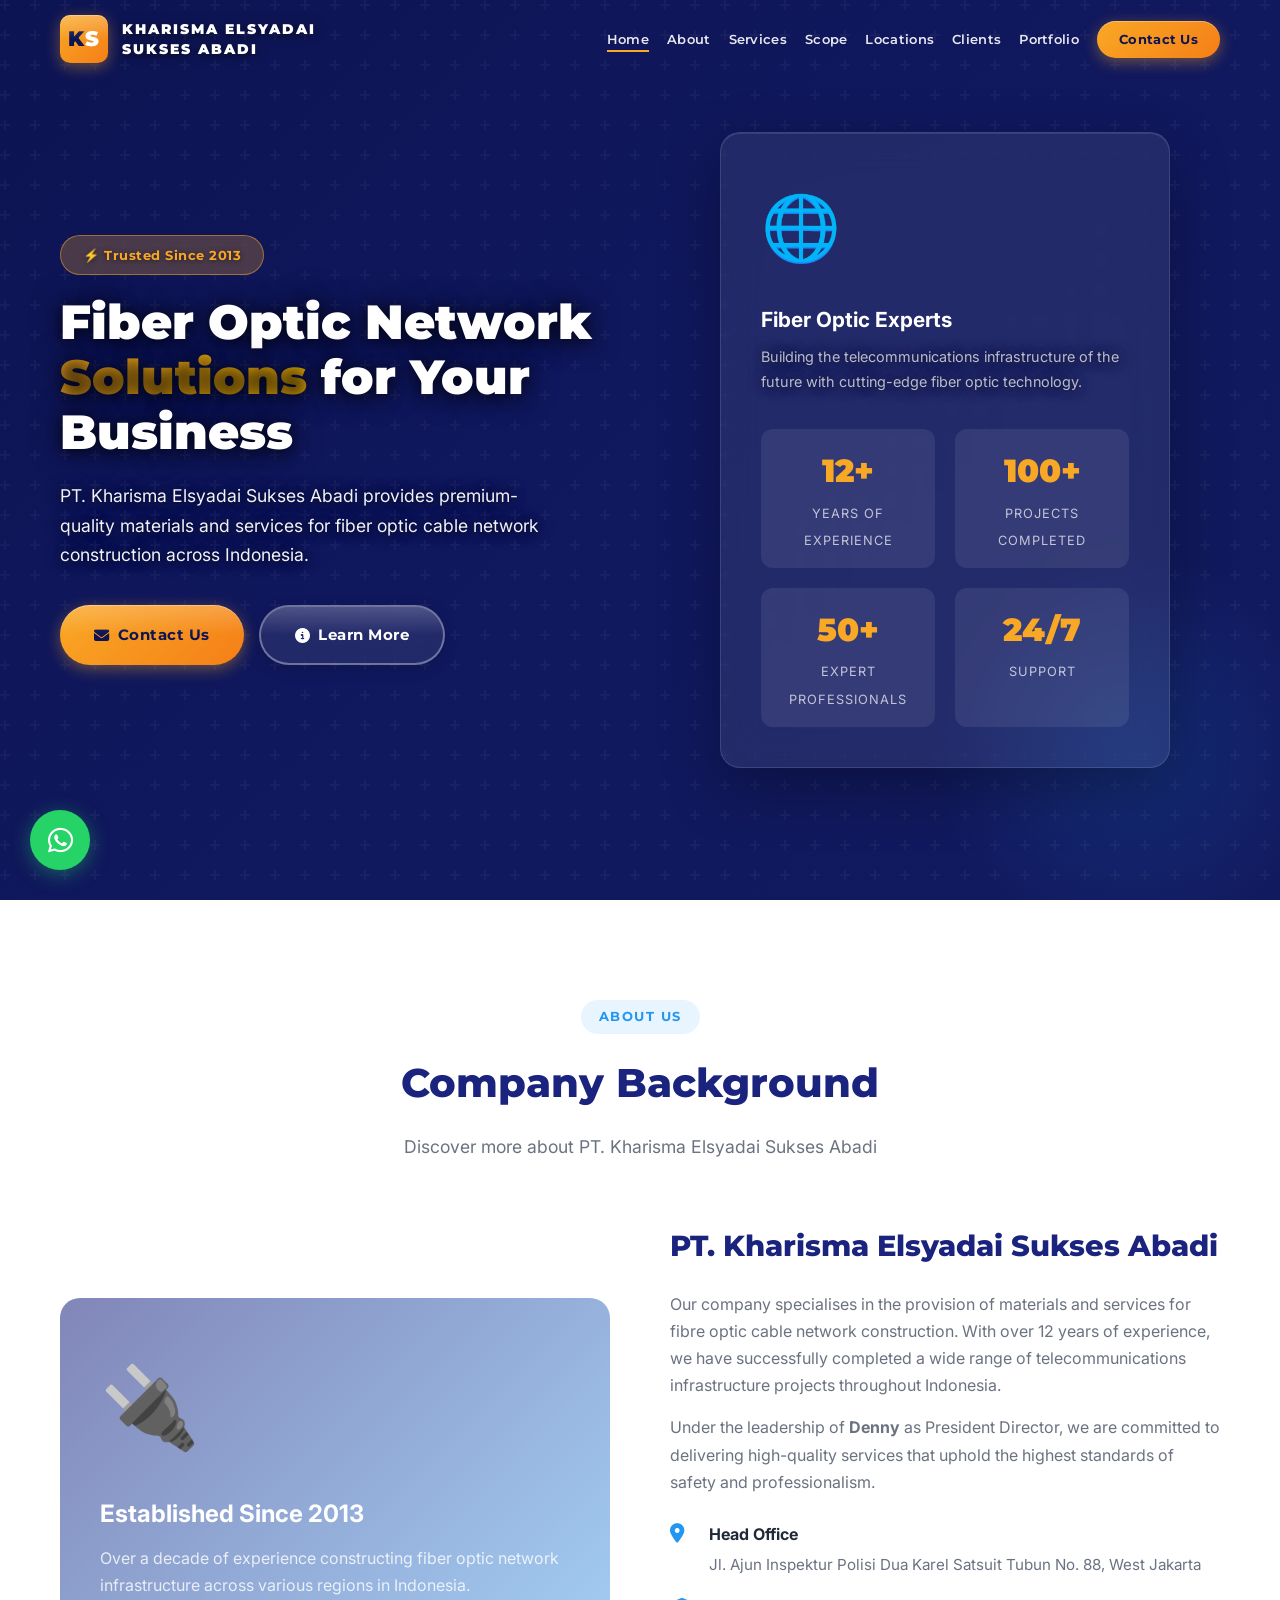
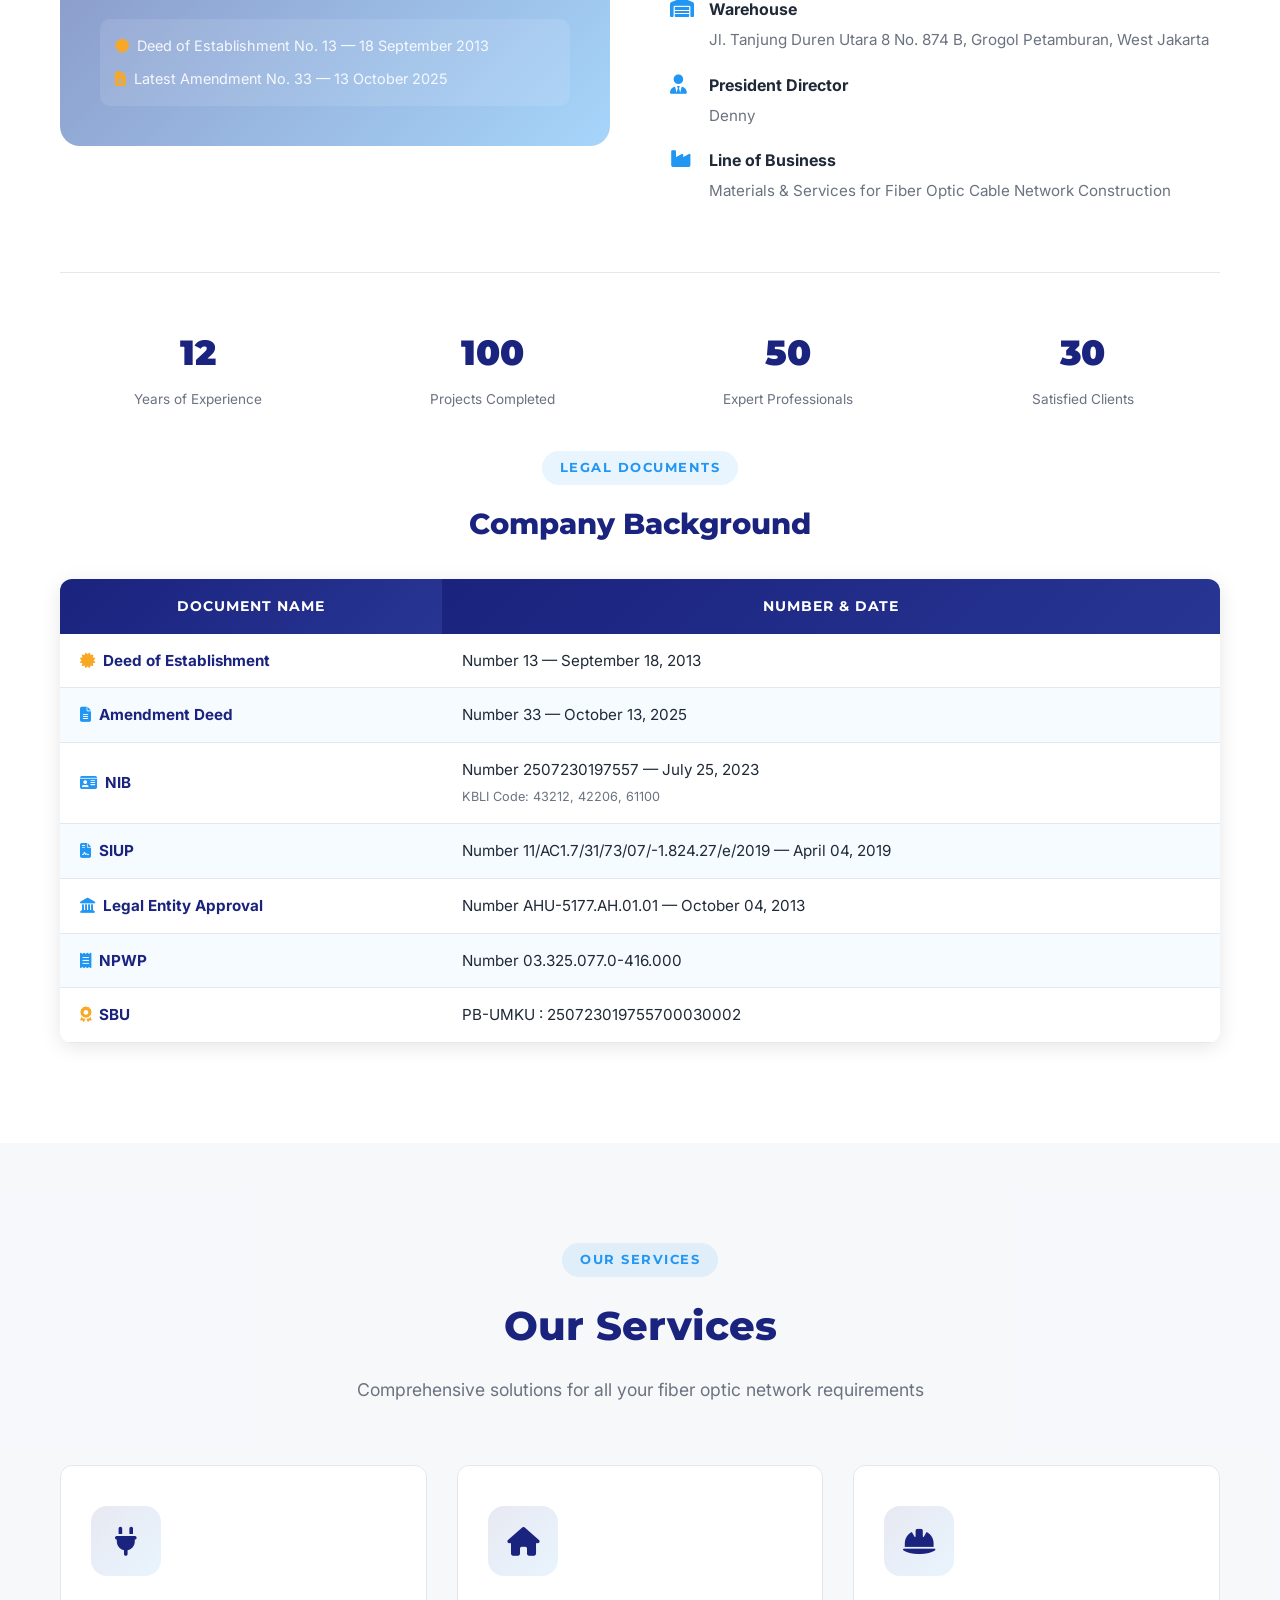
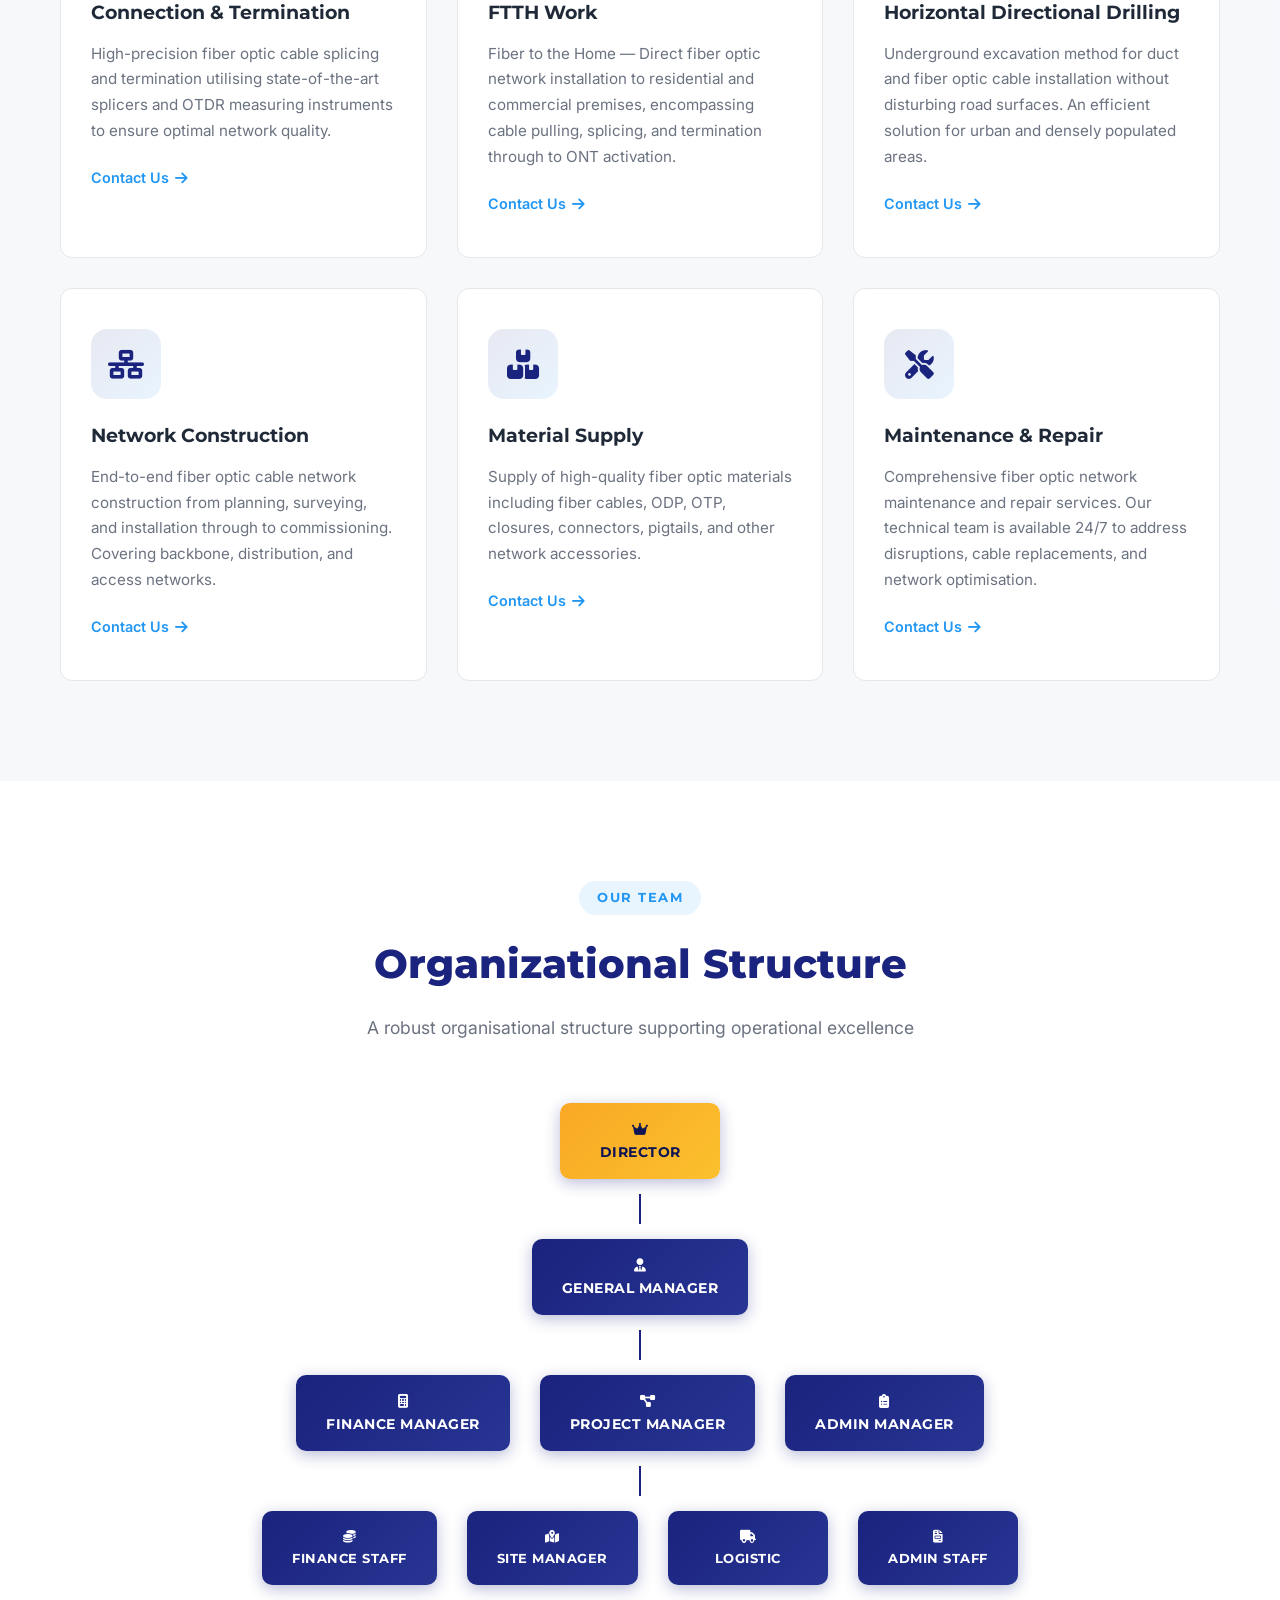
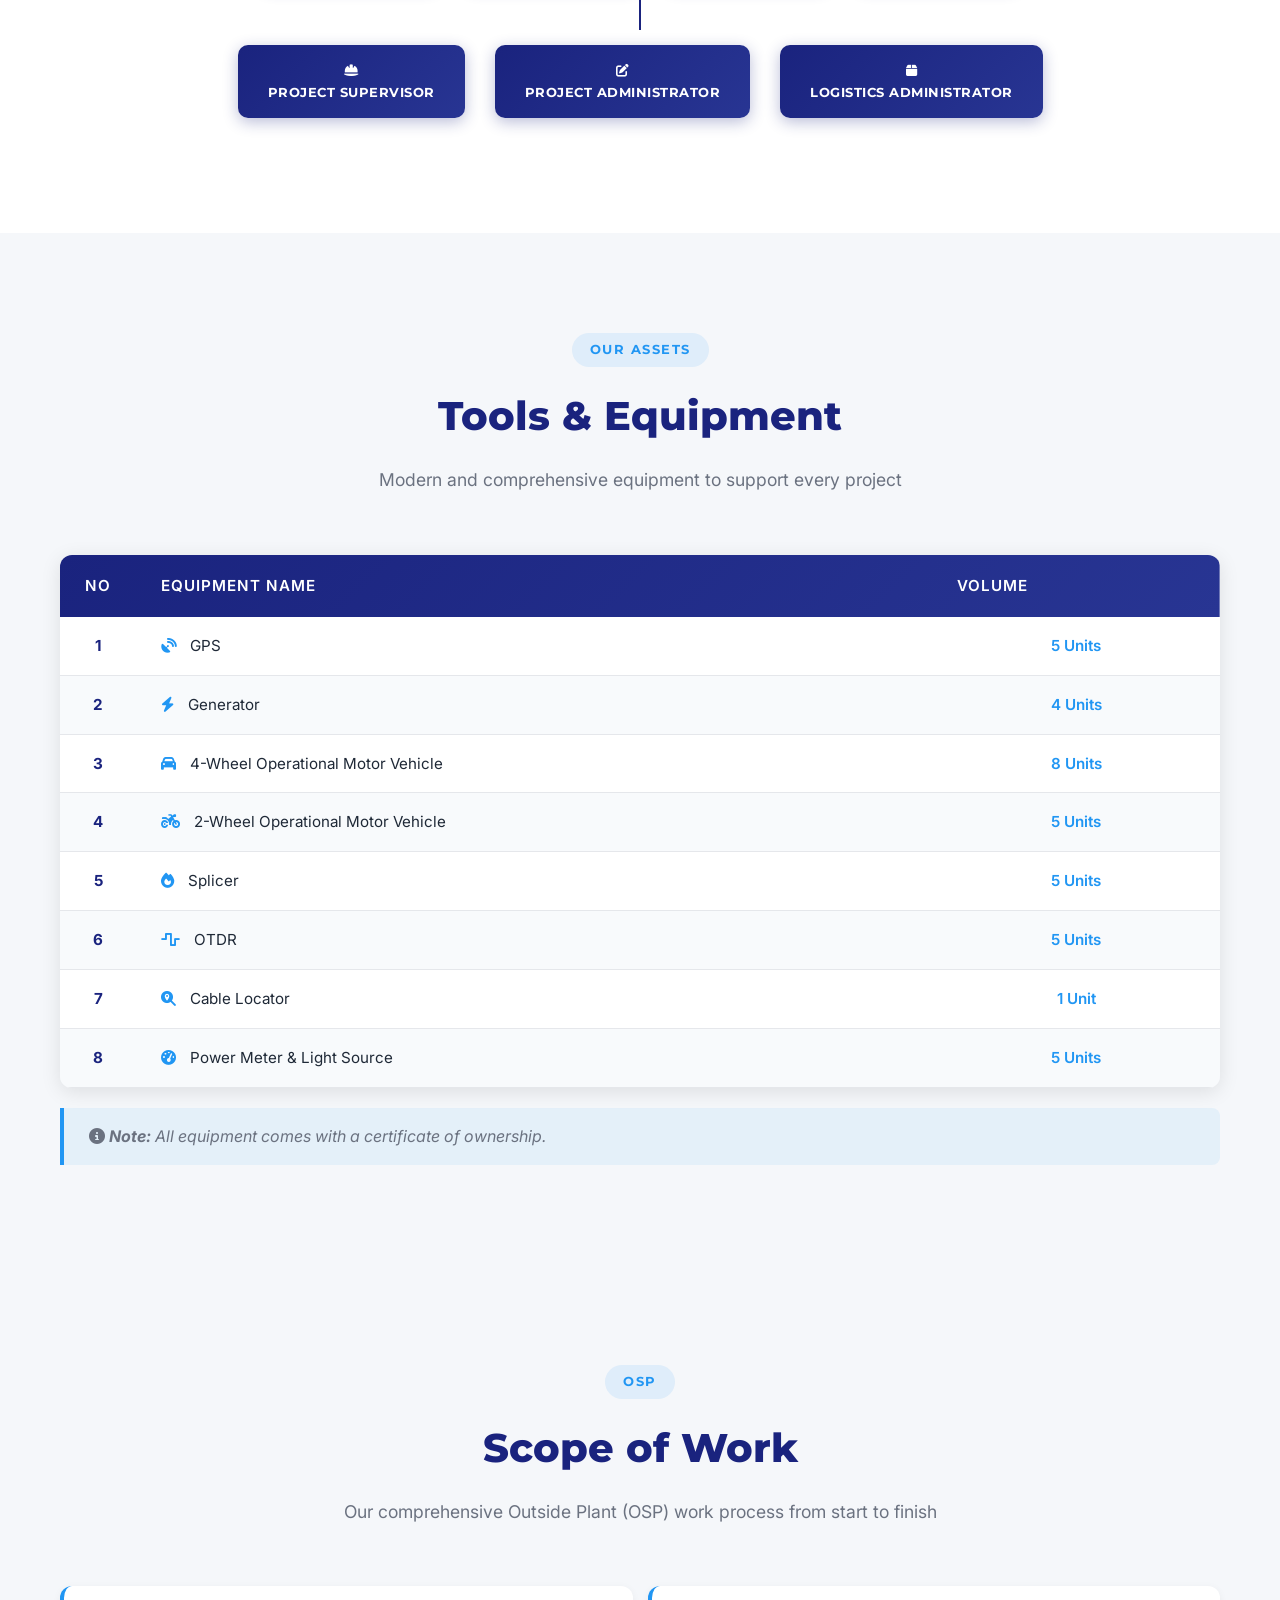
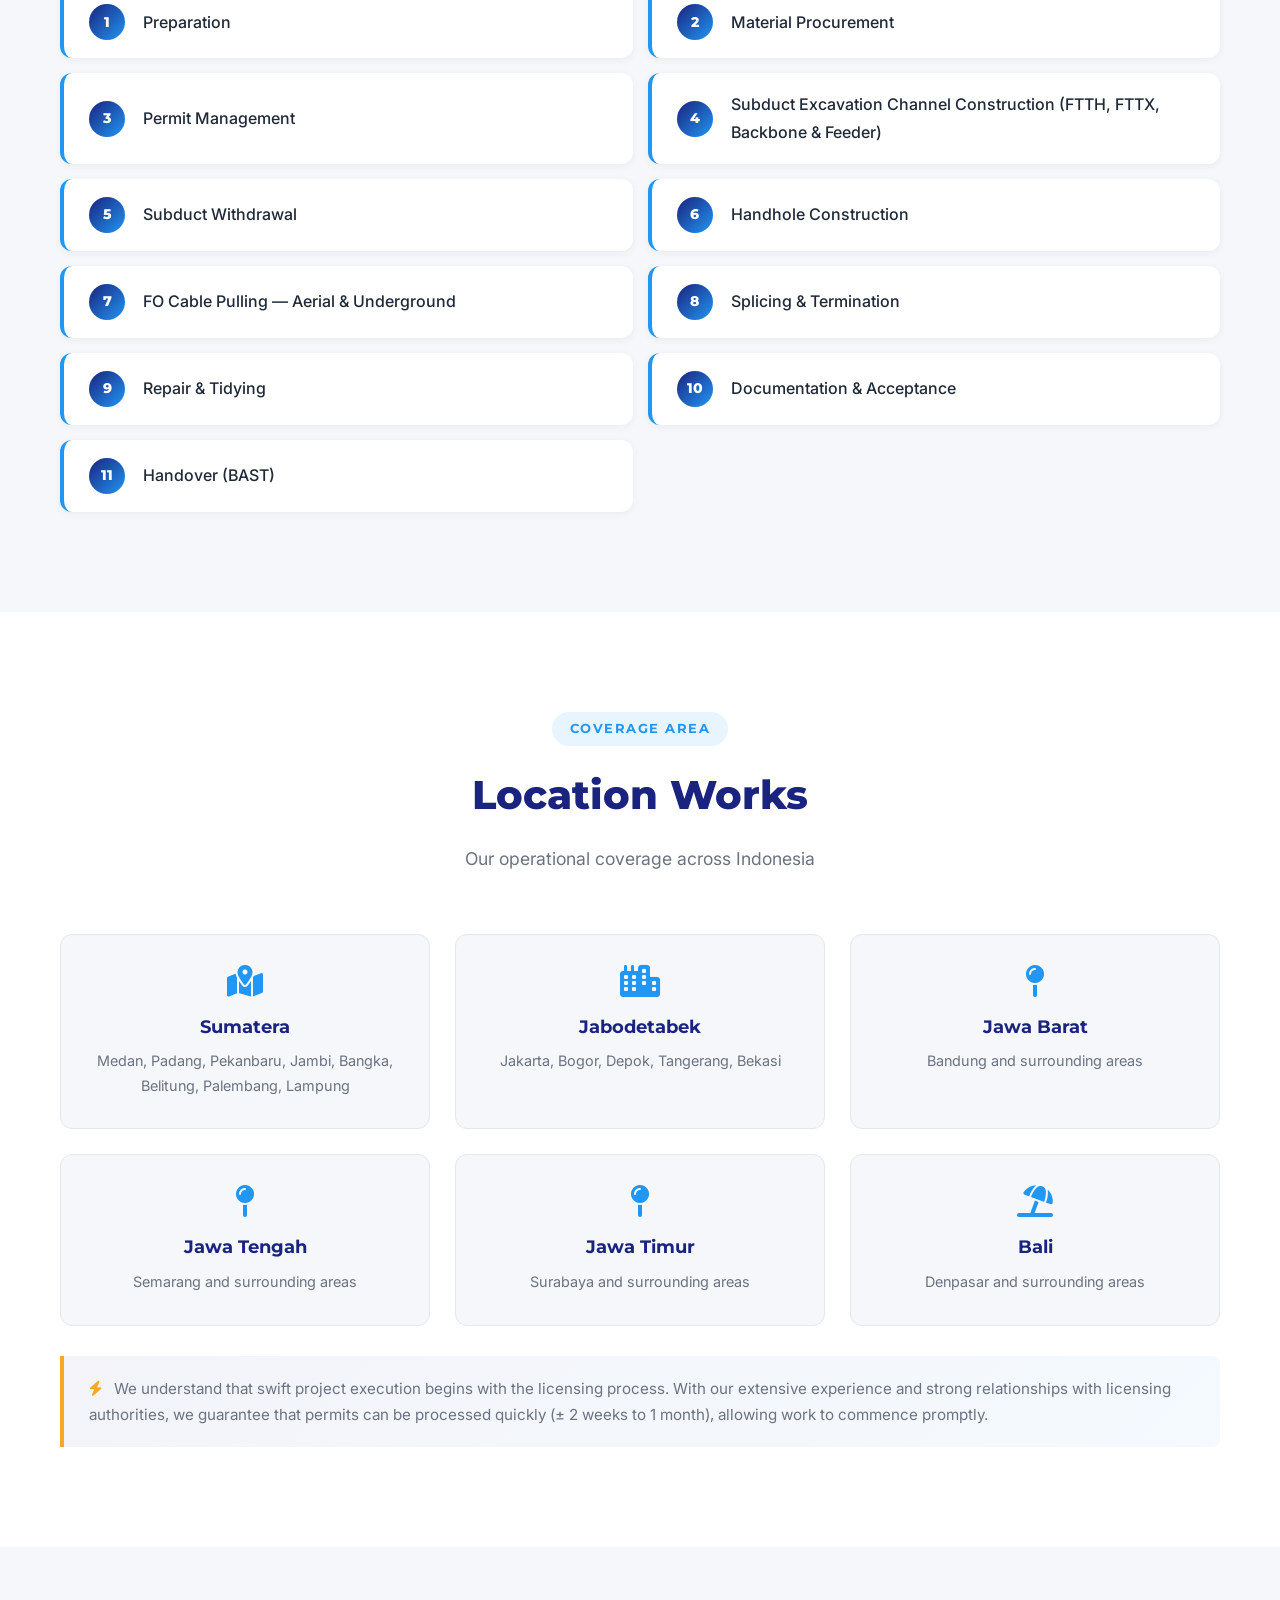
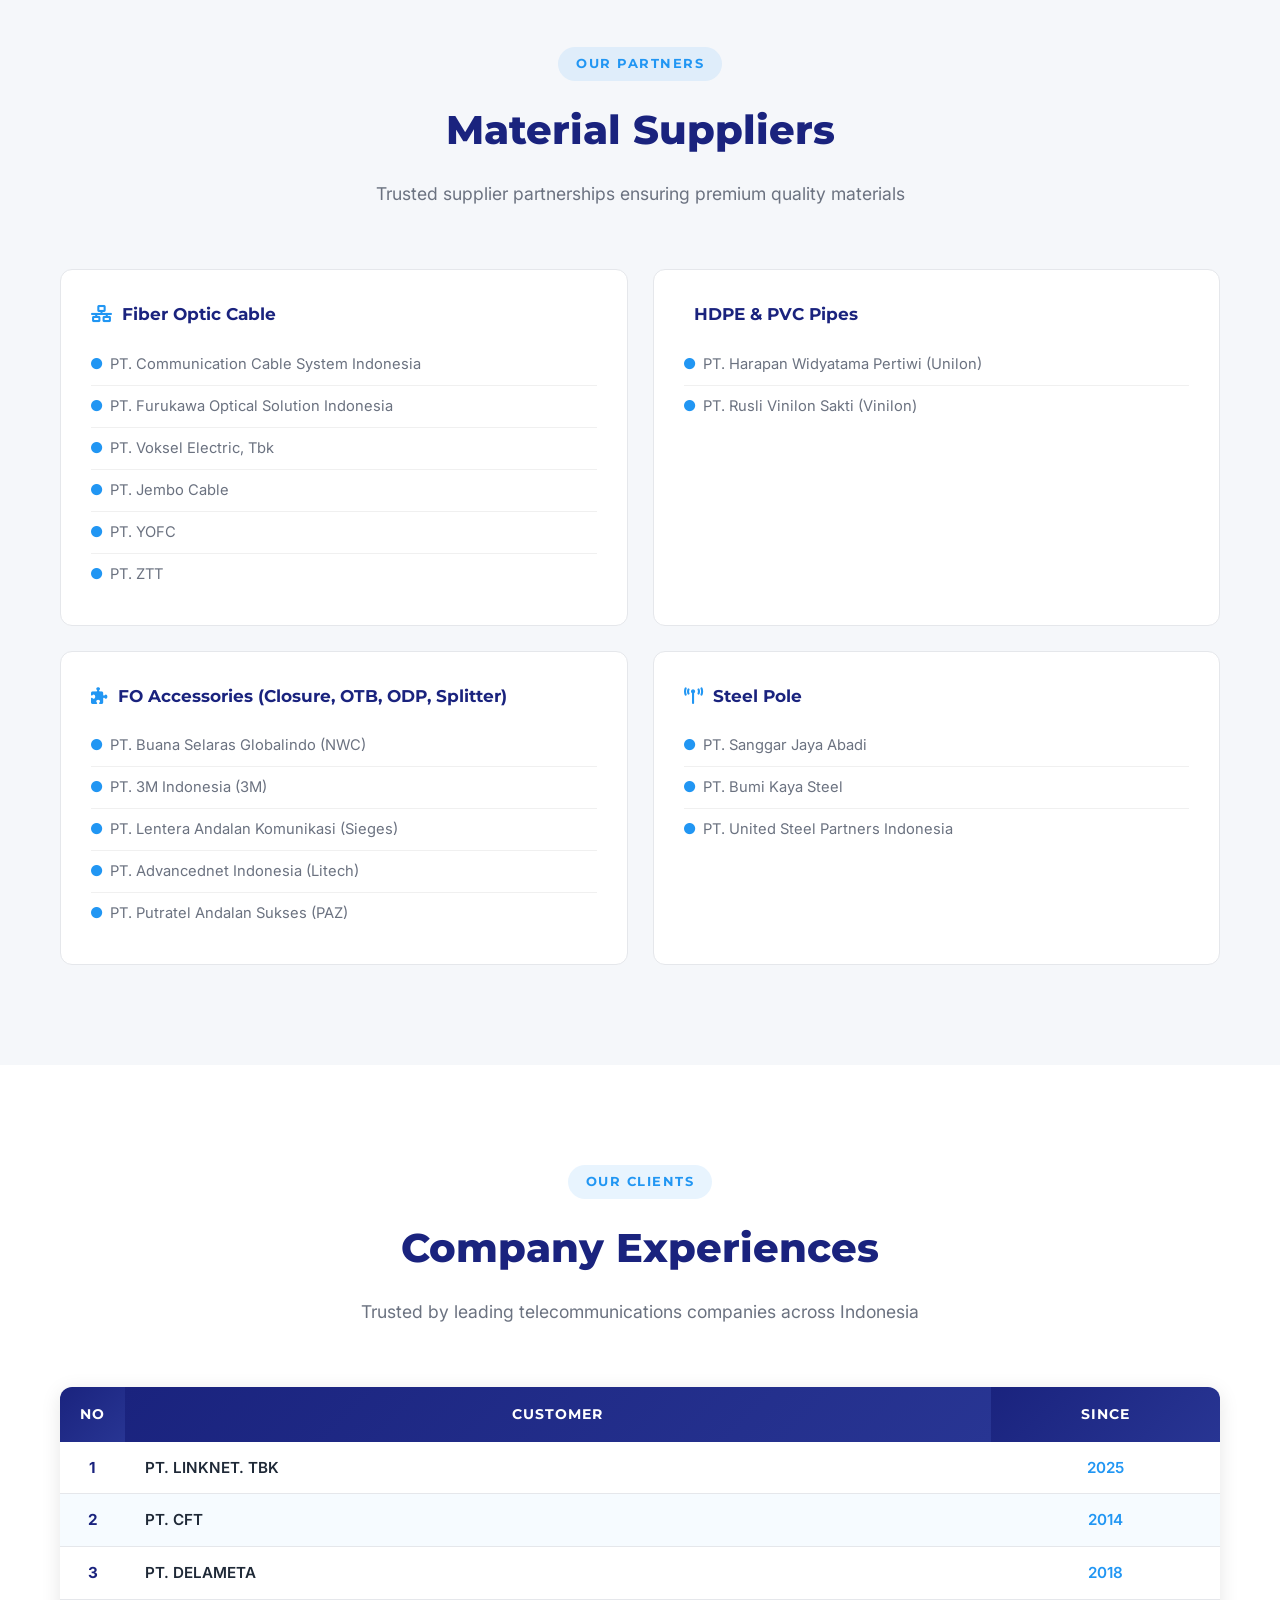
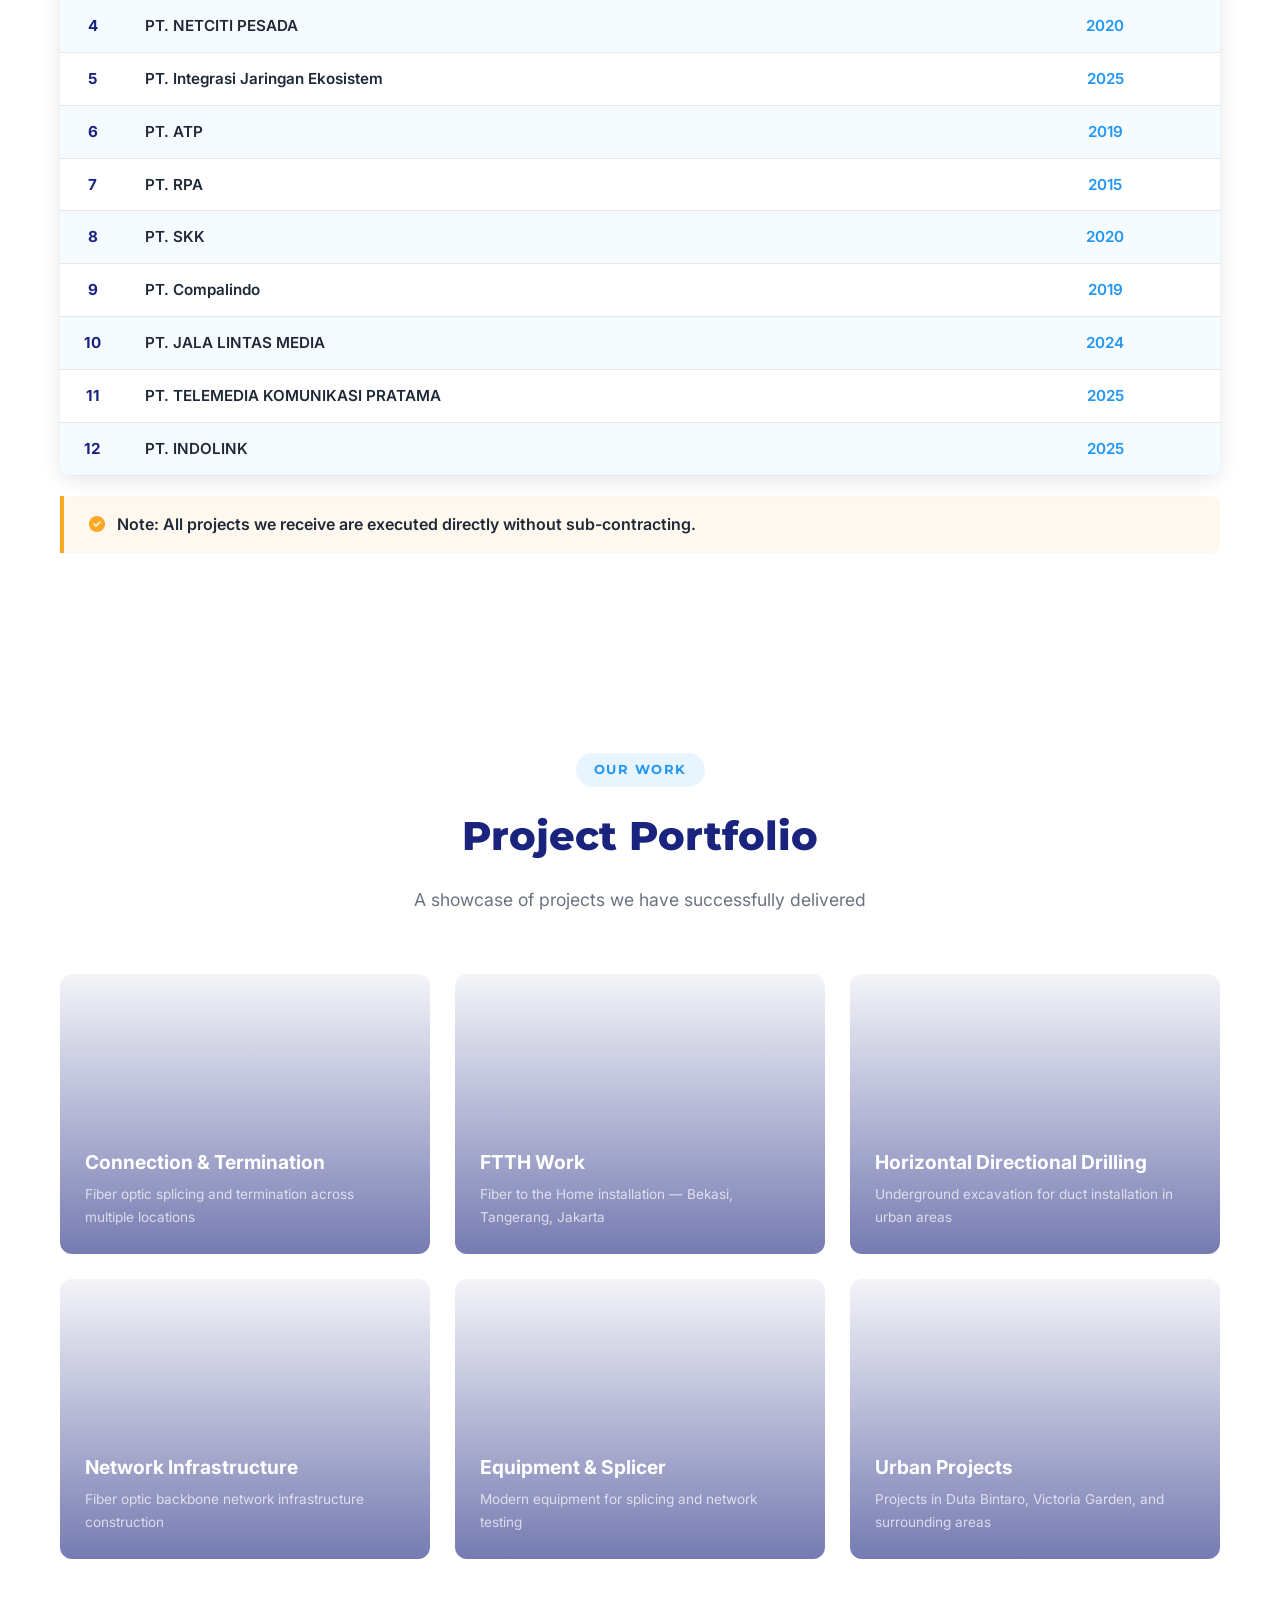
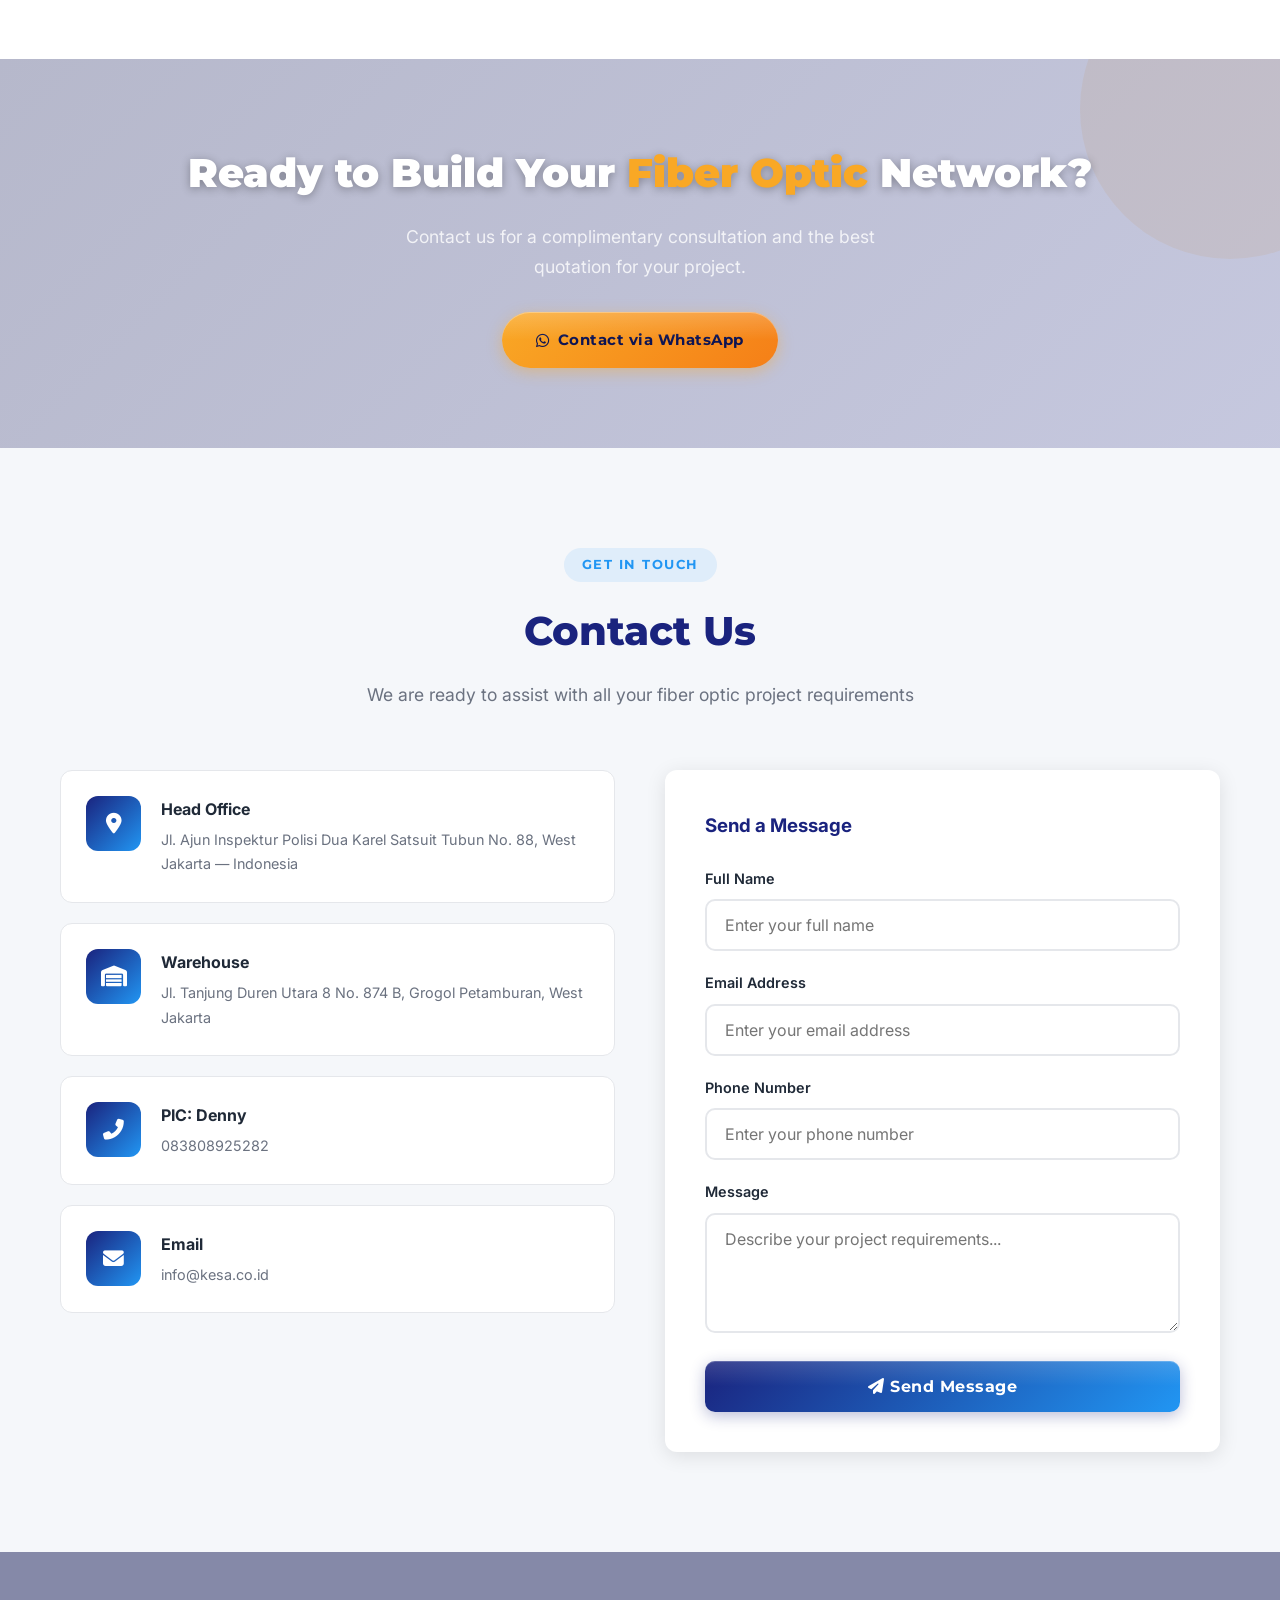
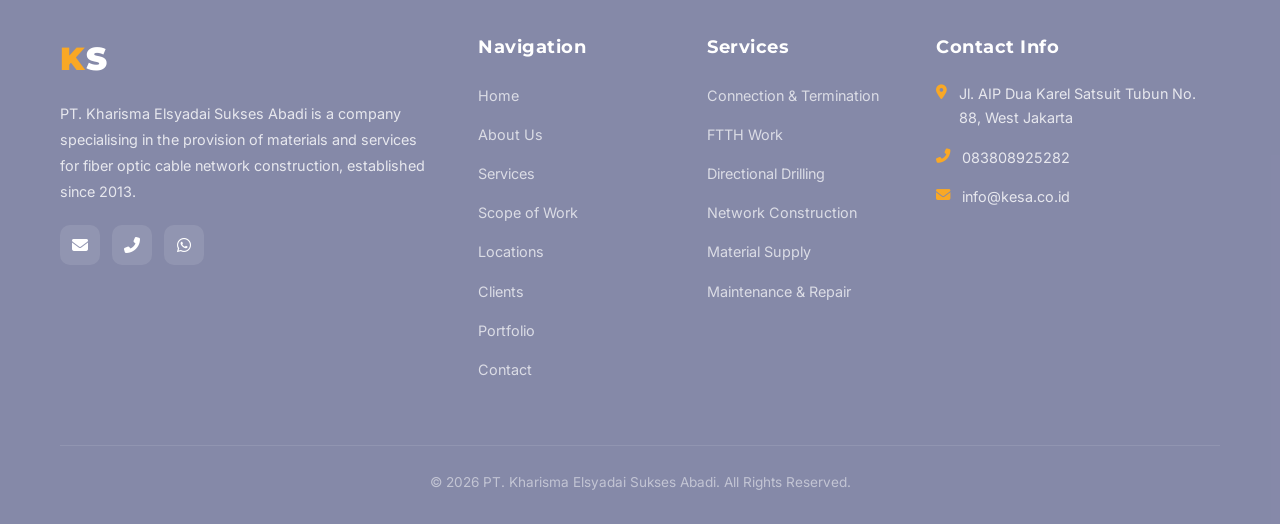
<file: index.html>
﻿<!DOCTYPE html>
<html lang="en">
<head>
    <meta charset="UTF-8">
    <meta name="viewport" content="width=device-width, initial-scale=1.0">
    <meta name="description" content="PT. Kharisma Elsyadai Sukses Abadi - Leading provider of materials and services for fiber optic cable network construction since 2013.">
    <meta name="keywords" content="fiber optic, fiber cable, FTTH, connection, termination, horizontal directional drilling, splicer, OTDR, Jakarta, Indonesia, kesa, kharisma elsyadai">
    <meta name="author" content="PT. Kharisma Elsyadai Sukses Abadi">
    <meta name="robots" content="index, follow">
    <!-- Google Search Console verification (ganti content dengan kode verifikasi Anda) -->
    <!-- <meta name="google-site-verification" content="KODE_VERIFIKASI_ANDA"> -->
    <link rel="canonical" href="https://kesa.co.id/">
    <title>PT. Kharisma Elsyadai Sukses Abadi | Fiber Optic Solutions</title>

    <!-- Open Graph / Facebook -->
    <meta property="og:type" content="website">
    <meta property="og:url" content="https://kesa.co.id/">
    <meta property="og:title" content="PT. Kharisma Elsyadai Sukses Abadi | Fiber Optic Solutions">
    <meta property="og:description" content="Leading provider of materials and services for fiber optic cable network construction since 2013. Connection, termination, FTTH, HDD, and more.">
    <meta property="og:image" content="https://kesa.co.id/og-image.png">
    <meta property="og:locale" content="id_ID">
    <meta property="og:site_name" content="PT. Kharisma Elsyadai Sukses Abadi">

    <!-- Twitter -->
    <meta name="twitter:card" content="summary_large_image">
    <meta name="twitter:title" content="PT. Kharisma Elsyadai Sukses Abadi | Fiber Optic Solutions">
    <meta name="twitter:description" content="Leading provider of materials and services for fiber optic cable network construction since 2013.">
    <meta name="twitter:image" content="https://kesa.co.id/og-image.png">

    <!-- Favicon -->
    <link rel="icon" type="image/svg+xml" href="data:image/svg+xml,%3Csvg xmlns='http://www.w3.org/2000/svg' viewBox='0 0 64 64'%3E%3Crect width='64' height='64' rx='14' fill='%23f9a825'/%3E%3Ctext x='10' y='43' font-family='Montserrat,Arial,sans-serif' font-size='30' font-weight='900'%3E%3Ctspan fill='%230d1453'%3EK%3C/tspan%3E%3Ctspan fill='%23ffffff'%3ES%3C/tspan%3E%3C/text%3E%3C/svg%3E">

    <!-- Google Fonts (Optimized - reduced weights) -->
    <link rel="preconnect" href="https://fonts.googleapis.com">
    <link rel="preconnect" href="https://fonts.gstatic.com" crossorigin>
    <link href="https://fonts.googleapis.com/css2?family=Inter:wght@400;500;600;700&family=Montserrat:wght@600;700;800;900&display=swap" rel="stylesheet">

    <!-- Font Awesome (Updated without strict SRI for reliability) -->
    <link rel="stylesheet" href="https://cdnjs.cloudflare.com/ajax/libs/font-awesome/6.5.1/css/all.min.css" crossorigin="anonymous">

    <link rel="stylesheet" href="css/style.css">
    
    <!-- PWA Manifest -->
    <link rel="manifest" href="manifest.json">
    <meta name="theme-color" content="#1a237e">
    <meta name="viewport" content="width=device-width, initial-scale=1.0, viewport-fit=cover">
    
    <!-- JSON-LD Structured Data -->
    <script type="application/ld+json">
    {
        "@context": "https://schema.org",
        "@type": "Organization",
        "name": "PT. Kharisma Elsyadai Sukses Abadi",
        "alternateName": "KESA",
        "url": "https://kesa.co.id",
        "logo": "https://kesa.co.id/og-image.png",
        "description": "Leading provider of materials and services for fiber optic cable network construction since 2013.",
        "foundingDate": "2013-09-18",
        "address": {
            "@type": "PostalAddress",
            "streetAddress": "Jl. Ajun Inspektur Polisi Dua Karel Satsuit Tubun No. 88",
            "addressLocality": "West Jakarta",
            "addressRegion": "DKI Jakarta",
            "addressCountry": "ID"
        },
        "contactPoint": {
            "@type": "ContactPoint",
            "telephone": "+6283808925282",
            "contactType": "customer service",
            "email": "info@kesa.co.id",
            "availableLanguage": ["Indonesian", "English"]
        },
        "sameAs": [],
        "areaServed": {
            "@type": "Country",
            "name": "Indonesia"
        },
        "serviceType": ["Fiber Optic Installation", "FTTH", "Connection & Termination", "Horizontal Directional Drilling", "Network Construction", "Material Supply"]
    }
    </script>
    
    <!-- Service Worker Registration -->
    <script>
    if ('serviceWorker' in navigator) {
        window.addEventListener('load', () => {
            navigator.serviceWorker.register('/service-worker.js').catch(err => console.log('SW registration failed'));
        });
    }
    </script>
</head>
<body>

    <!-- ===================== NAVBAR ===================== -->
    <nav class="navbar" id="navbar">
        <div class="container">
            <a href="#" class="navbar-brand">
                <div class="logo-icon"><span class="k">K</span><span class="s">S</span></div>
                <div>
                    <div class="company-name">Kharisma Elsyadai<br>Sukses Abadi</div>
                </div>
            </a>
            <ul class="nav-links" id="navLinks">
                <li><a href="#home" class="active">Home</a></li>
                <li><a href="about.html">About</a></li>
                <li><a href="services.html">Services</a></li>
                <li><a href="#scope">Scope</a></li>
                <li><a href="#locations">Locations</a></li>
                <li><a href="#clients">Clients</a></li>
                <li><a href="#portfolio">Portfolio</a></li>
                <li><a href="contact.html" class="nav-cta">Contact Us</a></li>
            </ul>
            <div class="hamburger" id="hamburger">
                <span></span>
                <span></span>
                <span></span>
            </div>
        </div>
    </nav>

    <!-- ===================== HERO ===================== -->
    <section class="hero" id="home">
        <div class="hero-bg"></div>
        <div class="container">
            <div class="hero-content">
                <span class="hero-badge">&#9889; Trusted Since 2013</span>
                <h1>Fiber Optic Network <span class="highlight">Solutions</span> for Your Business</h1>
                <p>PT. Kharisma Elsyadai Sukses Abadi provides premium-quality materials and services for fiber optic cable network construction across Indonesia.</p>
                <div class="hero-buttons">
                    <a href="contact.html" class="btn btn-primary">
                        <i class="fas fa-envelope"></i> Contact Us
                    </a>
                    <a href="about.html" class="btn btn-outline">
                        <i class="fas fa-info-circle"></i> Learn More
                    </a>
                </div>
            </div>
            <div class="hero-visual">
                <div class="hero-card">
                    <span class="fiber-icon">&#127760;</span>
                    <h3 style="color: #fff; font-size: 1.3rem; margin-bottom: 8px;">Fiber Optic Experts</h3>
                    <p style="color: rgba(255,255,255,0.7); font-size: 0.9rem;">Building the telecommunications infrastructure of the future with cutting-edge fiber optic technology.</p>
                    <div class="hero-stats">
                        <div class="stat-item">
                            <span class="number">12+</span>
                            <span class="label">Years of Experience</span>
                        </div>
                        <div class="stat-item">
                            <span class="number">100+</span>
                            <span class="label">Projects Completed</span>
                        </div>
                        <div class="stat-item">
                            <span class="number">50+</span>
                            <span class="label">Expert Professionals</span>
                        </div>
                        <div class="stat-item">
                            <span class="number">24/7</span>
                            <span class="label">Support</span>
                        </div>
                    </div>
                </div>
            </div>
        </div>
    </section>

    <!-- ===================== ABOUT ===================== -->
    <section class="section about" id="about">
        <div class="container">
            <div class="section-header fade-in">
                <span class="section-badge">About Us</span>
                <h2>Company Background</h2>
                <p>Discover more about PT. Kharisma Elsyadai Sukses Abadi</p>
            </div>
            <div class="about-grid">
                <div class="about-image fade-in">
                    <div class="image-box">
                        <span class="fiber-visual">&#128268;</span>
                        <h3>Established Since 2013</h3>
                        <p style="color: rgba(255,255,255,0.8);">Over a decade of experience constructing fiber optic network infrastructure across various regions in Indonesia.</p>
                        <div style="margin-top: 20px; padding: 15px; background: rgba(255,255,255,0.1); border-radius: 10px;">
                            <p style="color: rgba(255,255,255,0.9); font-size: 0.9rem;">
                                <i class="fas fa-certificate" style="color: #f9a825;"></i>&nbsp;
                                Deed of Establishment No. 13 &mdash; 18 September 2013
                            </p>
                            <p style="color: rgba(255,255,255,0.9); font-size: 0.9rem; margin-top: 8px;">
                                <i class="fas fa-file-alt" style="color: #f9a825;"></i>&nbsp;
                                Latest Amendment No. 33 &mdash; 13 October 2025
                            </p>
                        </div>
                    </div>
                </div>
                <div class="about-content fade-in">
                    <h3>PT. Kharisma Elsyadai Sukses Abadi</h3>
                    <p>Our company specialises in the provision of materials and services for fibre optic cable network construction. With over 12 years of experience, we have successfully completed a wide range of telecommunications infrastructure projects throughout Indonesia.</p>
                    <p>Under the leadership of <strong>Denny</strong> as President Director, we are committed to delivering high-quality services that uphold the highest standards of safety and professionalism.</p>

                    <div class="about-details">
                        <div class="about-detail-item">
                            <i class="fas fa-map-marker-alt"></i>
                            <div>
                                <strong>Head Office</strong>
                                <span>Jl. Ajun Inspektur Polisi Dua Karel Satsuit Tubun No. 88, West Jakarta</span>
                            </div>
                        </div>
                        <div class="about-detail-item">
                            <i class="fas fa-warehouse"></i>
                            <div>
                                <strong>Warehouse</strong>
                                <span>Jl. Tanjung Duren Utara 8 No. 874 B, Grogol Petamburan, West Jakarta</span>
                            </div>
                        </div>
                        <div class="about-detail-item">
                            <i class="fas fa-user-tie"></i>
                            <div>
                                <strong>President Director</strong>
                                <span>Denny</span>
                            </div>
                        </div>
                        <div class="about-detail-item">
                            <i class="fas fa-industry"></i>
                            <div>
                                <strong>Line of Business</strong>
                                <span>Materials &amp; Services for Fiber Optic Cable Network Construction</span>
                            </div>
                        </div>
                    </div>
                </div>
            </div>

            <div class="about-counters fade-in">
                <div class="counter-item">
                    <span class="count" data-target="12">0</span>
                    <div class="count-label">Years of Experience</div>
                </div>
                <div class="counter-item">
                    <span class="count" data-target="100">0</span>
                    <div class="count-label">Projects Completed</div>
                </div>
                <div class="counter-item">
                    <span class="count" data-target="50">0</span>
                    <div class="count-label">Expert Professionals</div>
                </div>
                <div class="counter-item">
                    <span class="count" data-target="30">0</span>
                    <div class="count-label">Satisfied Clients</div>
                </div>
            </div>

            <!-- Legal Documents Table -->
            <div class="legal-docs fade-in">
                <div class="section-header" style="margin-bottom: 30px;">
                    <span class="section-badge">Legal Documents</span>
                    <h2 style="font-size: 1.8rem;">Company Background</h2>
                </div>
                <table class="legal-table">
                    <thead>
                        <tr>
                            <th>Document Name</th>
                            <th>Number &amp; Date</th>
                        </tr>
                    </thead>
                    <tbody>
                        <tr>
                            <td><i class="fas fa-certificate" style="color: var(--gold); margin-right: 8px;"></i>Deed of Establishment</td>
                            <td>Number 13 &mdash; September 18, 2013</td>
                        </tr>
                        <tr>
                            <td><i class="fas fa-file-alt" style="color: var(--accent); margin-right: 8px;"></i>Amendment Deed</td>
                            <td>Number 33 &mdash; October 13, 2025</td>
                        </tr>
                        <tr>
                            <td><i class="fas fa-id-card" style="color: var(--accent); margin-right: 8px;"></i>NIB</td>
                            <td>Number 2507230197557 &mdash; July 25, 2023<br><small style="color: var(--gray);">KBLI Code: 43212, 42206, 61100</small></td>
                        </tr>
                        <tr>
                            <td><i class="fas fa-file-contract" style="color: var(--accent); margin-right: 8px;"></i>SIUP</td>
                            <td>Number 11/AC1.7/31/73/07/-1.824.27/e/2019 &mdash; April 04, 2019</td>
                        </tr>
                        <tr>
                            <td><i class="fas fa-landmark" style="color: var(--accent); margin-right: 8px;"></i>Legal Entity Approval</td>
                            <td>Number AHU-5177.AH.01.01 &mdash; October 04, 2013</td>
                        </tr>
                        <tr>
                            <td><i class="fas fa-receipt" style="color: var(--accent); margin-right: 8px;"></i>NPWP</td>
                            <td>Number 03.325.077.0-416.000</td>
                        </tr>
                        <tr>
                            <td><i class="fas fa-award" style="color: var(--gold); margin-right: 8px;"></i>SBU</td>
                            <td>PB-UMKU : 25072301975570003​0002</td>
                        </tr>
                    </tbody>
                </table>
            </div>
        </div>
    </section>

    <!-- ===================== SERVICES ===================== -->
    <section class="section services" id="services">
        <div class="container">
            <div class="section-header fade-in">
                <span class="section-badge">Our Services</span>
                <h2>Our Services</h2>
                <p>Comprehensive solutions for all your fiber optic network requirements</p>
            </div>
            <div class="services-grid">
                <div class="service-card fade-in">
                    <div class="service-icon">
                        <i class="fas fa-plug"></i>
                    </div>
                    <h3>Connection &amp; Termination</h3>
                    <p>High-precision fiber optic cable splicing and termination utilising state-of-the-art splicers and OTDR measuring instruments to ensure optimal network quality.</p>
                    <a href="contact.html" class="learn-more">
                        Contact Us <i class="fas fa-arrow-right"></i>
                    </a>
                </div>
                <div class="service-card fade-in">
                    <div class="service-icon">
                        <i class="fas fa-home"></i>
                    </div>
                    <h3>FTTH Work</h3>
                    <p>Fiber to the Home &mdash; Direct fiber optic network installation to residential and commercial premises, encompassing cable pulling, splicing, and termination through to ONT activation.</p>
                    <a href="contact.html" class="learn-more">
                        Contact Us <i class="fas fa-arrow-right"></i>
                    </a>
                </div>
                <div class="service-card fade-in">
                    <div class="service-icon">
                        <i class="fas fa-hard-hat"></i>
                    </div>
                    <h3>Horizontal Directional Drilling</h3>
                    <p>Underground excavation method for duct and fiber optic cable installation without disturbing road surfaces. An efficient solution for urban and densely populated areas.</p>
                    <a href="contact.html" class="learn-more">
                        Contact Us <i class="fas fa-arrow-right"></i>
                    </a>
                </div>
                <div class="service-card fade-in">
                    <div class="service-icon">
                        <i class="fas fa-network-wired"></i>
                    </div>
                    <h3>Network Construction</h3>
                    <p>End-to-end fiber optic cable network construction from planning, surveying, and installation through to commissioning. Covering backbone, distribution, and access networks.</p>
                    <a href="contact.html" class="learn-more">
                        Contact Us <i class="fas fa-arrow-right"></i>
                    </a>
                </div>
                <div class="service-card fade-in">
                    <div class="service-icon">
                        <i class="fas fa-boxes-stacked"></i>
                    </div>
                    <h3>Material Supply</h3>
                    <p>Supply of high-quality fiber optic materials including fiber cables, ODP, OTP, closures, connectors, pigtails, and other network accessories.</p>
                    <a href="contact.html" class="learn-more">
                        Contact Us <i class="fas fa-arrow-right"></i>
                    </a>
                </div>
                <div class="service-card fade-in">
                    <div class="service-icon">
                        <i class="fas fa-tools"></i>
                    </div>
                    <h3>Maintenance &amp; Repair</h3>
                    <p>Comprehensive fiber optic network maintenance and repair services. Our technical team is available 24/7 to address disruptions, cable replacements, and network optimisation.</p>
                    <a href="contact.html" class="learn-more">
                        Contact Us <i class="fas fa-arrow-right"></i>
                    </a>
                </div>
            </div>
        </div>
    </section>

    <!-- ===================== ORGANIZATION ===================== -->
    <section class="section organization" id="organization">
        <div class="container">
            <div class="section-header fade-in">
                <span class="section-badge">Our Team</span>
                <h2>Organizational Structure</h2>
                <p>A robust organisational structure supporting operational excellence</p>
            </div>
            <div class="org-chart fade-in">
                <div class="org-level">
                    <div class="org-card highlight">
                        <i class="fas fa-crown"></i><br>DIRECTOR
                    </div>
                </div>
                <div class="org-connector"><div class="line"></div></div>
                <div class="org-level">
                    <div class="org-card">
                        <i class="fas fa-user-tie"></i><br>GENERAL MANAGER
                    </div>
                </div>
                <div class="org-connector"><div class="line"></div></div>
                <div class="org-level">
                    <div class="org-card">
                        <i class="fas fa-calculator"></i><br>FINANCE MANAGER
                    </div>
                    <div class="org-card">
                        <i class="fas fa-project-diagram"></i><br>PROJECT MANAGER
                    </div>
                    <div class="org-card">
                        <i class="fas fa-clipboard-list"></i><br>ADMIN MANAGER
                    </div>
                </div>
                <div class="org-connector"><div class="line"></div></div>
                <div class="org-level">
                    <div class="org-card" style="font-size: 0.8rem;">
                        <i class="fas fa-coins"></i><br>FINANCE STAFF
                    </div>
                    <div class="org-card" style="font-size: 0.8rem;">
                        <i class="fas fa-map-marked-alt"></i><br>SITE MANAGER
                    </div>
                    <div class="org-card" style="font-size: 0.8rem;">
                        <i class="fas fa-truck"></i><br>LOGISTIC
                    </div>
                    <div class="org-card" style="font-size: 0.8rem;">
                        <i class="fas fa-file-invoice"></i><br>ADMIN STAFF
                    </div>
                </div>
                <div class="org-connector"><div class="line"></div></div>
                <div class="org-level">
                    <div class="org-card" style="font-size: 0.8rem;">
                        <i class="fas fa-hard-hat"></i><br>PROJECT SUPERVISOR
                    </div>
                    <div class="org-card" style="font-size: 0.8rem;">
                        <i class="fas fa-edit"></i><br>PROJECT ADMINISTRATOR
                    </div>
                    <div class="org-card" style="font-size: 0.8rem;">
                        <i class="fas fa-box"></i><br>LOGISTICS ADMINISTRATOR
                    </div>
                </div>
            </div>
        </div>
    </section>

    <!-- ===================== EQUIPMENT ===================== -->
    <section class="section equipment" id="equipment">
        <div class="container">
            <div class="section-header fade-in">
                <span class="section-badge">Our Assets</span>
                <h2>Tools &amp; Equipment</h2>
                <p>Modern and comprehensive equipment to support every project</p>
            </div>
            <div class="fade-in">
                <table class="equipment-table">
                    <thead>
                        <tr>
                            <th>No</th>
                            <th>Equipment Name</th>
                            <th>Volume</th>
                        </tr>
                    </thead>
                    <tbody>
                        <tr>
                            <td>1</td>
                            <td><i class="fas fa-satellite-dish" style="color: #2196f3; margin-right: 10px;"></i> GPS</td>
                            <td>5 Units</td>
                        </tr>
                        <tr>
                            <td>2</td>
                            <td><i class="fas fa-bolt" style="color: #2196f3; margin-right: 10px;"></i> Generator</td>
                            <td>4 Units</td>
                        </tr>
                        <tr>
                            <td>3</td>
                            <td><i class="fas fa-car" style="color: #2196f3; margin-right: 10px;"></i> 4-Wheel Operational Motor Vehicle</td>
                            <td>8 Units</td>
                        </tr>
                        <tr>
                            <td>4</td>
                            <td><i class="fas fa-motorcycle" style="color: #2196f3; margin-right: 10px;"></i> 2-Wheel Operational Motor Vehicle</td>
                            <td>5 Units</td>
                        </tr>
                        <tr>
                            <td>5</td>
                            <td><i class="fas fa-fire" style="color: #2196f3; margin-right: 10px;"></i> Splicer</td>
                            <td>5 Units</td>
                        </tr>
                        <tr>
                            <td>6</td>
                            <td><i class="fas fa-wave-square" style="color: #2196f3; margin-right: 10px;"></i> OTDR</td>
                            <td>5 Units</td>
                        </tr>
                        <tr>
                            <td>7</td>
                            <td><i class="fas fa-search-location" style="color: #2196f3; margin-right: 10px;"></i> Cable Locator</td>
                            <td>1 Unit</td>
                        </tr>
                        <tr>
                            <td>8</td>
                            <td><i class="fas fa-tachometer-alt" style="color: #2196f3; margin-right: 10px;"></i> Power Meter &amp; Light Source</td>
                            <td>5 Units</td>
                        </tr>
                    </tbody>
                </table>
                <div class="equipment-note">
                    <i class="fas fa-info-circle"></i>
                    <strong>Note:</strong> All equipment comes with a certificate of ownership.
                </div>
            </div>
        </div>
    </section>

    <!-- ===================== SCOPE OF WORK ===================== -->
    <section class="section scope-of-work" id="scope">
        <div class="container">
            <div class="section-header fade-in">
                <span class="section-badge">OSP</span>
                <h2>Scope of Work</h2>
                <p>Our comprehensive Outside Plant (OSP) work process from start to finish</p>
            </div>
            <div class="scope-grid fade-in">
                <div class="scope-item">
                    <div class="scope-number">1</div>
                    <span>Preparation</span>
                </div>
                <div class="scope-item">
                    <div class="scope-number">2</div>
                    <span>Material Procurement</span>
                </div>
                <div class="scope-item">
                    <div class="scope-number">3</div>
                    <span>Permit Management</span>
                </div>
                <div class="scope-item">
                    <div class="scope-number">4</div>
                    <span>Subduct Excavation Channel Construction (FTTH, FTTX, Backbone &amp; Feeder)</span>
                </div>
                <div class="scope-item">
                    <div class="scope-number">5</div>
                    <span>Subduct Withdrawal</span>
                </div>
                <div class="scope-item">
                    <div class="scope-number">6</div>
                    <span>Handhole Construction</span>
                </div>
                <div class="scope-item">
                    <div class="scope-number">7</div>
                    <span>FO Cable Pulling &mdash; Aerial &amp; Underground</span>
                </div>
                <div class="scope-item">
                    <div class="scope-number">8</div>
                    <span>Splicing &amp; Termination</span>
                </div>
                <div class="scope-item">
                    <div class="scope-number">9</div>
                    <span>Repair &amp; Tidying</span>
                </div>
                <div class="scope-item">
                    <div class="scope-number">10</div>
                    <span>Documentation &amp; Acceptance</span>
                </div>
                <div class="scope-item">
                    <div class="scope-number">11</div>
                    <span>Handover (BAST)</span>
                </div>
            </div>
        </div>
    </section>

    <!-- ===================== LOCATION WORKS ===================== -->
    <section class="section locations" id="locations">
        <div class="container">
            <div class="section-header fade-in">
                <span class="section-badge">Coverage Area</span>
                <h2>Location Works</h2>
                <p>Our operational coverage across Indonesia</p>
            </div>
            <div class="location-grid fade-in">
                <div class="location-card">
                    <i class="fas fa-map-marked-alt"></i>
                    <h4>Sumatera</h4>
                    <p>Medan, Padang, Pekanbaru, Jambi, Bangka, Belitung, Palembang, Lampung</p>
                </div>
                <div class="location-card">
                    <i class="fas fa-city"></i>
                    <h4>Jabodetabek</h4>
                    <p>Jakarta, Bogor, Depok, Tangerang, Bekasi</p>
                </div>
                <div class="location-card">
                    <i class="fas fa-map-pin"></i>
                    <h4>Jawa Barat</h4>
                    <p>Bandung and surrounding areas</p>
                </div>
                <div class="location-card">
                    <i class="fas fa-map-pin"></i>
                    <h4>Jawa Tengah</h4>
                    <p>Semarang and surrounding areas</p>
                </div>
                <div class="location-card">
                    <i class="fas fa-map-pin"></i>
                    <h4>Jawa Timur</h4>
                    <p>Surabaya and surrounding areas</p>
                </div>
                <div class="location-card">
                    <i class="fas fa-umbrella-beach"></i>
                    <h4>Bali</h4>
                    <p>Denpasar and surrounding areas</p>
                </div>
            </div>
            <div class="location-note fade-in">
                <i class="fas fa-bolt" style="color: var(--gold); margin-right: 8px;"></i>
                We understand that swift project execution begins with the licensing process. With our extensive experience and strong relationships with licensing authorities, we guarantee that permits can be processed quickly (&plusmn; 2 weeks to 1 month), allowing work to commence promptly.
            </div>
        </div>
    </section>

    <!-- ===================== SUPPLIER ===================== -->
    <section class="section supplier" id="supplier">
        <div class="container">
            <div class="section-header fade-in">
                <span class="section-badge">Our Partners</span>
                <h2>Material Suppliers</h2>
                <p>Trusted supplier partnerships ensuring premium quality materials</p>
            </div>
            <div class="supplier-grid fade-in">
                <div class="supplier-card">
                    <h4><i class="fas fa-network-wired"></i> Fiber Optic Cable</h4>
                    <ul>
                        <li><i class="fas fa-circle"></i> PT. Communication Cable System Indonesia</li>
                        <li><i class="fas fa-circle"></i> PT. Furukawa Optical Solution Indonesia</li>
                        <li><i class="fas fa-circle"></i> PT. Voksel Electric, Tbk</li>
                        <li><i class="fas fa-circle"></i> PT. Jembo Cable</li>
                        <li><i class="fas fa-circle"></i> PT. YOFC</li>
                        <li><i class="fas fa-circle"></i> PT. ZTT</li>
                    </ul>
                </div>
                <div class="supplier-card">
                    <h4><i class="fas fa-pipe-section"></i> HDPE &amp; PVC Pipes</h4>
                    <ul>
                        <li><i class="fas fa-circle"></i> PT. Harapan Widyatama Pertiwi (Unilon)</li>
                        <li><i class="fas fa-circle"></i> PT. Rusli Vinilon Sakti (Vinilon)</li>
                    </ul>
                </div>
                <div class="supplier-card">
                    <h4><i class="fas fa-puzzle-piece"></i> FO Accessories (Closure, OTB, ODP, Splitter)</h4>
                    <ul>
                        <li><i class="fas fa-circle"></i> PT. Buana Selaras Globalindo (NWC)</li>
                        <li><i class="fas fa-circle"></i> PT. 3M Indonesia (3M)</li>
                        <li><i class="fas fa-circle"></i> PT. Lentera Andalan Komunikasi (Sieges)</li>
                        <li><i class="fas fa-circle"></i> PT. Advancednet Indonesia (Litech)</li>
                        <li><i class="fas fa-circle"></i> PT. Putratel Andalan Sukses (PAZ)</li>
                    </ul>
                </div>
                <div class="supplier-card">
                    <h4><i class="fas fa-broadcast-tower"></i> Steel Pole</h4>
                    <ul>
                        <li><i class="fas fa-circle"></i> PT. Sanggar Jaya Abadi</li>
                        <li><i class="fas fa-circle"></i> PT. Bumi Kaya Steel</li>
                        <li><i class="fas fa-circle"></i> PT. United Steel Partners Indonesia</li>
                    </ul>
                </div>
            </div>
        </div>
    </section>

    <!-- ===================== CLIENTS / EXPERIENCES ===================== -->
    <section class="section clients" id="clients">
        <div class="container">
            <div class="section-header fade-in">
                <span class="section-badge">Our Clients</span>
                <h2>Company Experiences</h2>
                <p>Trusted by leading telecommunications companies across Indonesia</p>
            </div>
            <div class="fade-in">
                <table class="clients-table">
                    <thead>
                        <tr>
                            <th>No</th>
                            <th>Customer</th>
                            <th>Since</th>
                        </tr>
                    </thead>
                    <tbody>
                        <tr><td>1</td><td>PT. LINKNET. TBK</td><td>2025</td></tr>
                        <tr><td>2</td><td>PT. CFT</td><td>2014</td></tr>
                        <tr><td>3</td><td>PT. DELAMETA</td><td>2018</td></tr>
                        <tr><td>4</td><td>PT. NETCITI PESADA</td><td>2020</td></tr>
                        <tr><td>5</td><td>PT. Integrasi Jaringan Ekosistem</td><td>2025</td></tr>
                        <tr><td>6</td><td>PT. ATP</td><td>2019</td></tr>
                        <tr><td>7</td><td>PT. RPA</td><td>2015</td></tr>
                        <tr><td>8</td><td>PT. SKK</td><td>2020</td></tr>
                        <tr><td>9</td><td>PT. Compalindo</td><td>2019</td></tr>
                        <tr><td>10</td><td>PT. JALA LINTAS MEDIA</td><td>2024</td></tr>
                        <tr><td>11</td><td>PT. TELEMEDIA KOMUNIKASI PRATAMA</td><td>2025</td></tr>
                        <tr><td>12</td><td>PT. INDOLINK</td><td>2025</td></tr>
                    </tbody>
                </table>
                <div class="clients-note">
                    <i class="fas fa-check-circle" style="color: var(--gold); margin-right: 8px;"></i>
                    Note: All projects we receive are executed directly without sub-contracting.
                </div>
            </div>
        </div>
    </section>

    <!-- ===================== PORTFOLIO ===================== -->
    <section class="section portfolio" id="portfolio">
        <div class="container">
            <div class="section-header fade-in">
                <span class="section-badge">Our Work</span>
                <h2>Project Portfolio</h2>
                <p>A showcase of projects we have successfully delivered</p>
            </div>
            <div class="portfolio-grid">
                <div class="portfolio-card fade-in" style="background-image: url('https://images.unsplash.com/photo-1544197150-b99a580bb7a8?auto=format&fit=crop&w=600&q=80'); background-size: cover; background-position: center;">
                    <span class="portfolio-icon"><i class="fas fa-plug"></i></span>
                    <div class="portfolio-card-content">
                        <h3>Connection &amp; Termination</h3>
                        <p>Fiber optic splicing and termination across multiple locations</p>
                    </div>
                </div>
                <div class="portfolio-card fade-in" style="background-image: url('https://images.unsplash.com/photo-1621905252507-b35492cc74b4?auto=format&fit=crop&w=600&q=80'); background-size: cover; background-position: center;">
                    <span class="portfolio-icon"><i class="fas fa-home"></i></span>
                    <div class="portfolio-card-content">
                        <h3>FTTH Work</h3>
                        <p>Fiber to the Home installation &mdash; Bekasi, Tangerang, Jakarta</p>
                    </div>
                </div>
                <div class="portfolio-card fade-in" style="background-image: url('https://images.unsplash.com/photo-1504307651254-35680f356dfd?auto=format&fit=crop&w=600&q=80'); background-size: cover; background-position: center;">
                    <span class="portfolio-icon"><i class="fas fa-hard-hat"></i></span>
                    <div class="portfolio-card-content">
                        <h3>Horizontal Directional Drilling</h3>
                        <p>Underground excavation for duct installation in urban areas</p>
                    </div>
                </div>
                <div class="portfolio-card fade-in" style="background-image: url('https://images.unsplash.com/photo-1605810230434-7631ac76ec81?auto=format&fit=crop&w=600&q=80'); background-size: cover; background-position: center;">
                    <span class="portfolio-icon"><i class="fas fa-network-wired"></i></span>
                    <div class="portfolio-card-content">
                        <h3>Network Infrastructure</h3>
                        <p>Fiber optic backbone network infrastructure construction</p>
                    </div>
                </div>
                <div class="portfolio-card fade-in" style="background-image: url('https://images.unsplash.com/photo-1581092160562-40aa08e78837?auto=format&fit=crop&w=600&q=80'); background-size: cover; background-position: center;">
                    <span class="portfolio-icon"><i class="fas fa-tools"></i></span>
                    <div class="portfolio-card-content">
                        <h3>Equipment &amp; Splicer</h3>
                        <p>Modern equipment for splicing and network testing</p>
                    </div>
                </div>
                <div class="portfolio-card fade-in" style="background-image: url('https://images.unsplash.com/photo-1480714378408-67cf0d13bc1b?auto=format&fit=crop&w=600&q=80'); background-size: cover; background-position: center;">
                    <span class="portfolio-icon"><i class="fas fa-city"></i></span>
                    <div class="portfolio-card-content">
                        <h3>Urban Projects</h3>
                        <p>Projects in Duta Bintaro, Victoria Garden, and surrounding areas</p>
                    </div>
                </div>
            </div>
        </div>
    </section>

    <!-- ===================== CTA ===================== -->
    <section class="cta-section">
        <div class="container fade-in">
            <h2>Ready to Build Your <span style="color: #f9a825;">Fiber Optic</span> Network?</h2>
            <p>Contact us for a complimentary consultation and the best quotation for your project.</p>
            <a href="https://wa.me/6283808925282?text=Hello%20PT.%20Kharisma%20Elsyadai%20Sukses%20Abadi,%20I%20am%20interested%20in%20your%20services." class="btn btn-primary" target="_blank">
                <i class="fab fa-whatsapp"></i> Contact via WhatsApp
            </a>
        </div>
    </section>

    <!-- ===================== CONTACT ===================== -->
    <section class="section contact" id="contact">
        <div class="container">
            <div class="section-header fade-in">
                <span class="section-badge">Get In Touch</span>
                <h2>Contact Us</h2>
                <p>We are ready to assist with all your fiber optic project requirements</p>
            </div>
            <div class="contact-grid">
                <div class="fade-in">
                    <div class="contact-info-card">
                        <div class="icon-box">
                            <i class="fas fa-map-marker-alt"></i>
                        </div>
                        <div>
                            <h4>Head Office</h4>
                            <p>Jl. Ajun Inspektur Polisi Dua Karel Satsuit Tubun No. 88, West Jakarta &mdash; Indonesia</p>
                        </div>
                    </div>
                    <div class="contact-info-card">
                        <div class="icon-box">
                            <i class="fas fa-warehouse"></i>
                        </div>
                        <div>
                            <h4>Warehouse</h4>
                            <p>Jl. Tanjung Duren Utara 8 No. 874 B, Grogol Petamburan, West Jakarta</p>
                        </div>
                    </div>
                    <div class="contact-info-card">
                        <div class="icon-box">
                            <i class="fas fa-phone-alt"></i>
                        </div>
                        <div>
                            <h4>PIC: Denny</h4>
                            <p>083808925282</p>
                        </div>
                    </div>
                    <div class="contact-info-card">
                        <div class="icon-box">
                            <i class="fas fa-envelope"></i>
                        </div>
                        <div>
                            <h4>Email</h4>
                            <p>info@kesa.co.id</p>
                        </div>
                    </div>
                </div>
                <div class="fade-in">
                    <div class="contact-form">
                        <h3 style="margin-bottom: 25px; color: #1a237e;">Send a Message</h3>
                        <form id="contactForm" action="https://formspree.io/f/YOUR_FORMSPREE_ID" method="POST">
                            <div class="form-group">
                                <label for="name">Full Name</label>
                                <input type="text" id="name" name="name" placeholder="Enter your full name" required>
                            </div>
                            <div class="form-group">
                                <label for="email">Email Address</label>
                                <input type="email" id="email" name="email" placeholder="Enter your email address" required>
                            </div>
                            <div class="form-group">
                                <label for="phone">Phone Number</label>
                                <input type="tel" id="phone" name="phone" placeholder="Enter your phone number">
                            </div>
                            <div class="form-group">
                                <label for="message">Message</label>
                                <textarea id="message" name="message" placeholder="Describe your project requirements..." required></textarea>
                            </div>
                            <button type="submit" class="btn-submit">
                                <i class="fas fa-paper-plane"></i> Send Message
                            </button>
                            <div class="form-status"></div>
                        </form>
                    </div>
                </div>
            </div>
        </div>
    </section>

    <!-- ===================== FOOTER ===================== -->
    <footer class="footer">
        <div class="container">
            <div class="footer-grid">
                <div class="footer-brand">
                    <span class="logo-text"><span>K</span>S</span>
                    <p>PT. Kharisma Elsyadai Sukses Abadi is a company specialising in the provision of materials and services for fiber optic cable network construction, established since 2013.</p>
                    <div class="footer-social">
                        <a href="mailto:info@kesa.co.id" title="Email"><i class="fas fa-envelope"></i></a>
                        <a href="tel:+6283808925282" title="Phone"><i class="fas fa-phone-alt"></i></a>
                        <a href="https://wa.me/6283808925282" target="_blank" title="WhatsApp"><i class="fab fa-whatsapp"></i></a>
                    </div>
                </div>
                <div>
                    <h4>Navigation</h4>
                    <ul class="footer-links">
                        <li><a href="#home">Home</a></li>
                        <li><a href="about.html">About Us</a></li>
                        <li><a href="services.html">Services</a></li>
                        <li><a href="#scope">Scope of Work</a></li>
                        <li><a href="#locations">Locations</a></li>
                        <li><a href="#clients">Clients</a></li>
                        <li><a href="#portfolio">Portfolio</a></li>
                        <li><a href="contact.html">Contact</a></li>
                    </ul>
                </div>
                <div>
                    <h4>Services</h4>
                    <ul class="footer-links">
                        <li><a href="services.html">Connection &amp; Termination</a></li>
                        <li><a href="services.html">FTTH Work</a></li>
                        <li><a href="services.html">Directional Drilling</a></li>
                        <li><a href="services.html">Network Construction</a></li>
                        <li><a href="services.html">Material Supply</a></li>
                        <li><a href="services.html">Maintenance &amp; Repair</a></li>
                    </ul>
                </div>
                <div>
                    <h4>Contact Info</h4>
                    <div class="footer-contact-item">
                        <i class="fas fa-map-marker-alt"></i>
                        <span>Jl. AIP Dua Karel Satsuit Tubun No. 88, West Jakarta</span>
                    </div>
                    <div class="footer-contact-item">
                        <i class="fas fa-phone-alt"></i>
                        <span>083808925282</span>
                    </div>
                    <div class="footer-contact-item">
                        <i class="fas fa-envelope"></i>
                        <span>info@kesa.co.id</span>
                    </div>
                </div>
            </div>
            <div class="footer-bottom">
                <p>&copy; 2026 PT. Kharisma Elsyadai Sukses Abadi. All Rights Reserved.</p>
            </div>
        </div>
    </footer>

    <!-- WhatsApp Float -->
    <a href="https://wa.me/6283808925282?text=Hello%20PT.%20Kharisma%20Elsyadai%20Sukses%20Abadi,%20I%20am%20interested%20in%20your%20services." class="whatsapp-float" target="_blank" title="Chat via WhatsApp">
        <i class="fab fa-whatsapp"></i>
    </a>

    <!-- Scroll to Top -->
    <button class="scroll-top" id="scrollTop">
        <i class="fas fa-chevron-up"></i>
    </button>
    <script src="js/main.js"></script>
</body>
</html>
</file>
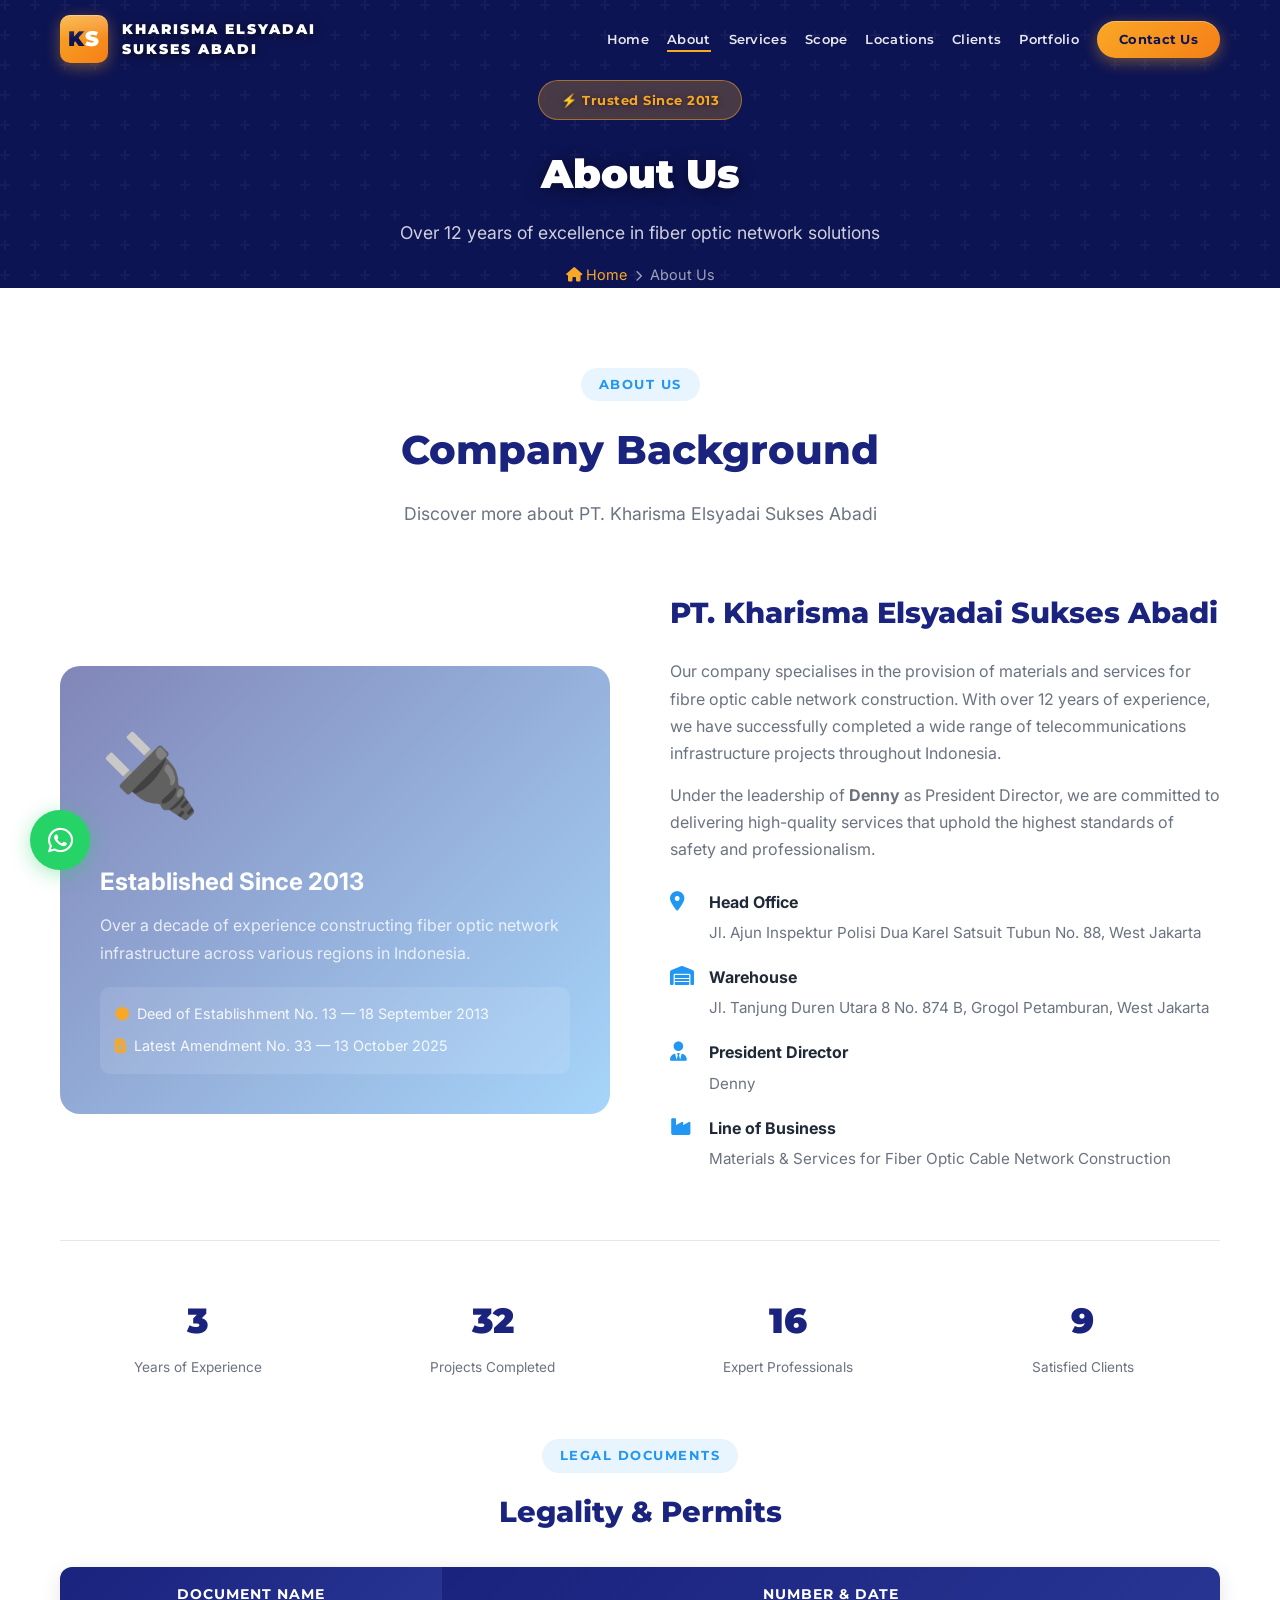
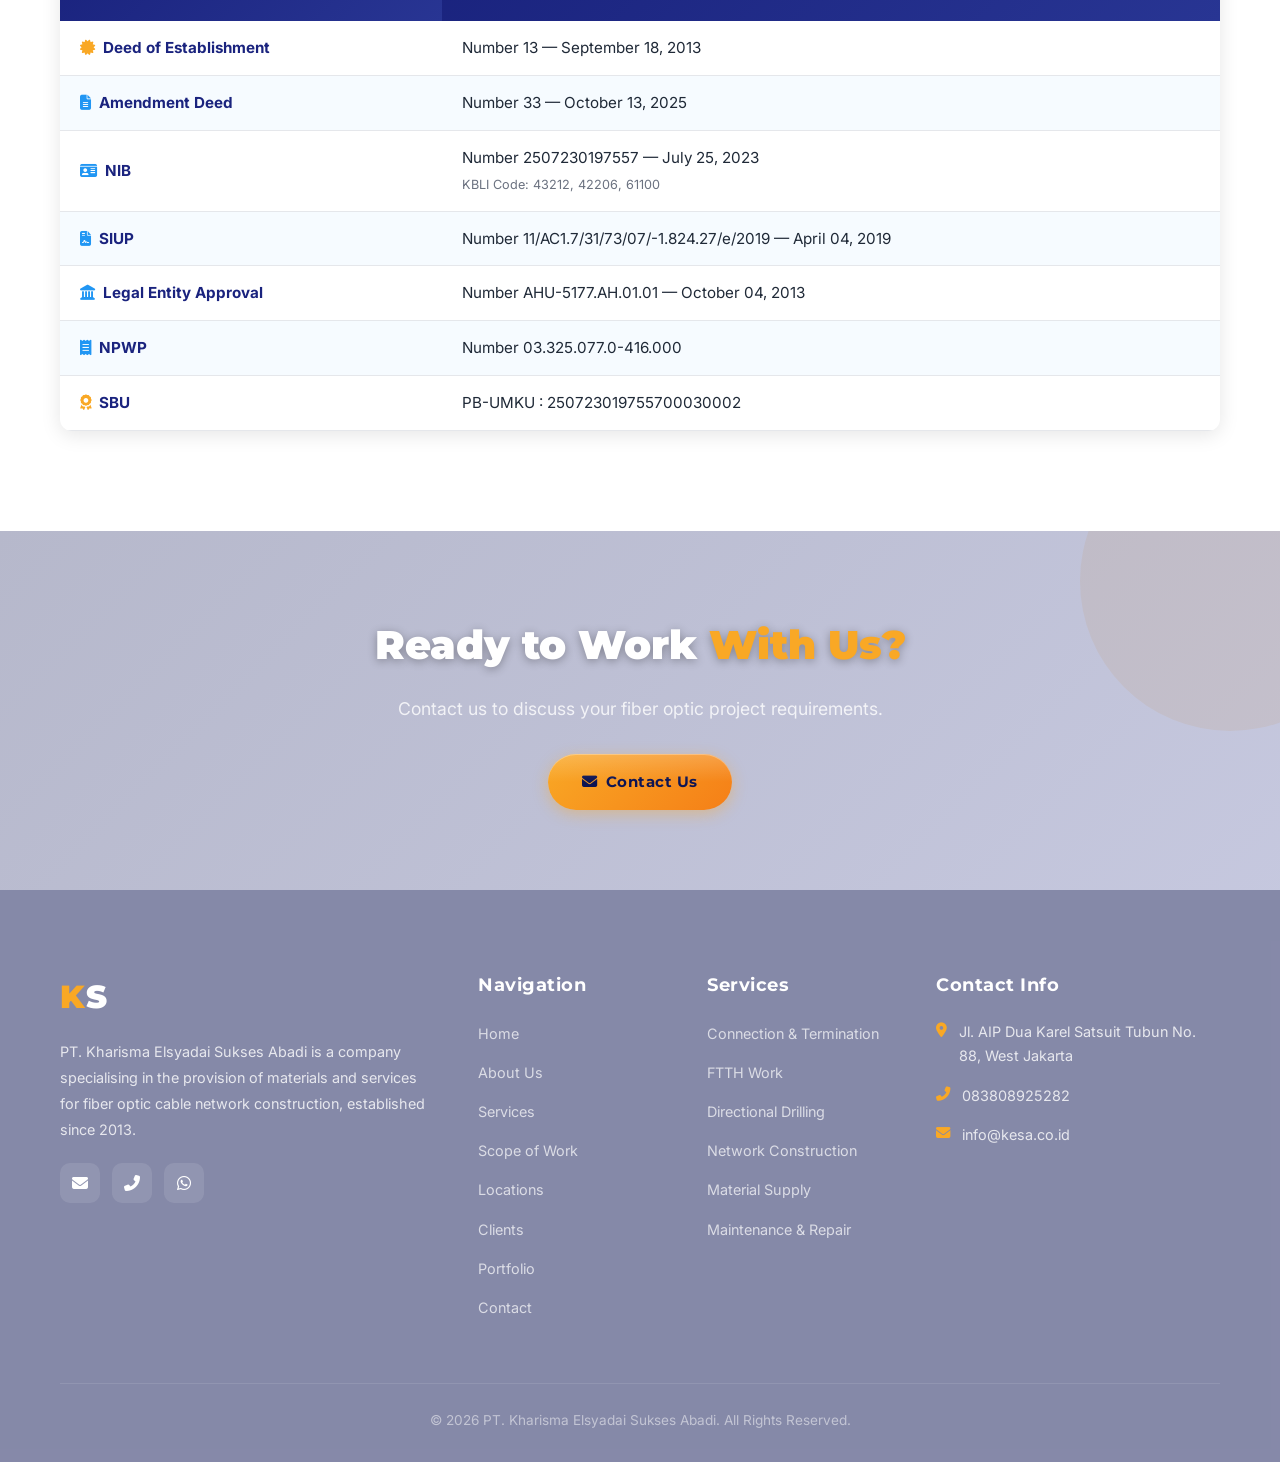
<file: about.html>
<!DOCTYPE html>
<html lang="en">
<head>
    <meta charset="UTF-8">
    <meta name="viewport" content="width=device-width, initial-scale=1.0">
    <meta name="description" content="About PT. Kharisma Elsyadai Sukses Abadi - Established since 2013, specialising in fiber optic cable network construction across Indonesia.">
    <meta name="keywords" content="PT Kharisma Elsyadai, KESA, about, company profile, fiber optic, Jakarta, Indonesia">
    <meta name="author" content="PT. Kharisma Elsyadai Sukses Abadi">
    <meta name="robots" content="index, follow">
    <link rel="canonical" href="https://kesa.co.id/about.html">
    <title>About Us | PT. Kharisma Elsyadai Sukses Abadi</title>

    <!-- Open Graph -->
    <meta property="og:type" content="website">
    <meta property="og:url" content="https://kesa.co.id/about.html">
    <meta property="og:title" content="About Us | PT. Kharisma Elsyadai Sukses Abadi">
    <meta property="og:description" content="Established since 2013 — PT. Kharisma Elsyadai Sukses Abadi specialises in fiber optic materials and network construction services across Indonesia.">
    <meta property="og:image" content="https://kesa.co.id/og-image.png">
    <meta property="og:site_name" content="PT. Kharisma Elsyadai Sukses Abadi">

    <!-- Favicon -->
    <link rel="icon" type="image/svg+xml" href="data:image/svg+xml,%3Csvg xmlns='http://www.w3.org/2000/svg' viewBox='0 0 64 64'%3E%3Crect width='64' height='64' rx='14' fill='%23f9a825'/%3E%3Ctext x='10' y='43' font-family='Montserrat,Arial,sans-serif' font-size='30' font-weight='900'%3E%3Ctspan fill='%230d1453'%3EK%3C/tspan%3E%3Ctspan fill='%23ffffff'%3ES%3C/tspan%3E%3C/text%3E%3C/svg%3E">

    <!-- Google Fonts (Optimized - reduced weights) -->
    <link rel="preconnect" href="https://fonts.googleapis.com">
    <link rel="preconnect" href="https://fonts.gstatic.com" crossorigin>
    <link href="https://fonts.googleapis.com/css2?family=Inter:wght@400;500;600;700&family=Montserrat:wght@600;700;800;900&display=swap" rel="stylesheet">

    <!-- Font Awesome (Updated without strict SRI for reliability) -->
    <link rel="stylesheet" href="https://cdnjs.cloudflare.com/ajax/libs/font-awesome/6.5.1/css/all.min.css" crossorigin="anonymous">

    <!-- Stylesheet -->
    <link rel="stylesheet" href="css/style.css">
</head>
<body>

    <!-- NAVBAR -->
    <nav class="navbar scrolled" id="navbar">
        <div class="container">
            <a href="/" class="navbar-brand">
                <div class="logo-icon"><span class="k">K</span><span class="s">S</span></div>
                <div>
                    <div class="company-name">Kharisma Elsyadai<br>Sukses Abadi</div>
                </div>
            </a>
            <ul class="nav-links" id="navLinks">
                <li><a href="/">Home</a></li>
                <li><a href="about.html" class="active">About</a></li>
                <li><a href="services.html">Services</a></li>
                <li><a href="/#scope">Scope</a></li>
                <li><a href="/#locations">Locations</a></li>
                <li><a href="/#clients">Clients</a></li>
                <li><a href="/#portfolio">Portfolio</a></li>
                <li><a href="contact.html" class="nav-cta">Contact Us</a></li>
            </ul>
            <div class="hamburger" id="hamburger">
                <span></span>
                <span></span>
                <span></span>
            </div>
        </div>
    </nav>

    <!-- PAGE HEADER -->
    <div class="page-header">
        <div class="container">
            <span class="hero-badge">&#9889; Trusted Since 2013</span>
            <h1>About Us</h1>
            <p>Over 12 years of excellence in fiber optic network solutions</p>
            <div class="breadcrumb">
                <a href="/"><i class="fas fa-home"></i> Home</a>
                <span><i class="fas fa-chevron-right" style="font-size:0.7rem;"></i></span>
                <span>About Us</span>
            </div>
        </div>
    </div>

    <!-- ABOUT SECTION -->
    <section class="section about" id="about" style="padding-top: 80px;">
        <div class="container">
            <div class="section-header fade-in">
                <span class="section-badge">About Us</span>
                <h2>Company Background</h2>
                <p>Discover more about PT. Kharisma Elsyadai Sukses Abadi</p>
            </div>
            <div class="about-grid">
                <div class="about-image fade-in">
                    <div class="image-box">
                        <span class="fiber-visual">&#128268;</span>
                        <h3>Established Since 2013</h3>
                        <p style="color: rgba(255,255,255,0.8);">Over a decade of experience constructing fiber optic network infrastructure across various regions in Indonesia.</p>
                        <div style="margin-top: 20px; padding: 15px; background: rgba(255,255,255,0.1); border-radius: 10px;">
                            <p style="color: rgba(255,255,255,0.9); font-size: 0.9rem;">
                                <i class="fas fa-certificate" style="color: #f9a825;"></i>&nbsp;
                                Deed of Establishment No. 13 &mdash; 18 September 2013
                            </p>
                            <p style="color: rgba(255,255,255,0.9); font-size: 0.9rem; margin-top: 8px;">
                                <i class="fas fa-file-alt" style="color: #f9a825;"></i>&nbsp;
                                Latest Amendment No. 33 &mdash; 13 October 2025
                            </p>
                        </div>
                    </div>
                </div>
                <div class="about-content fade-in">
                    <h3>PT. Kharisma Elsyadai Sukses Abadi</h3>
                    <p>Our company specialises in the provision of materials and services for fibre optic cable network construction. With over 12 years of experience, we have successfully completed a wide range of telecommunications infrastructure projects throughout Indonesia.</p>
                    <p>Under the leadership of <strong>Denny</strong> as President Director, we are committed to delivering high-quality services that uphold the highest standards of safety and professionalism.</p>
                    <div class="about-details">
                        <div class="about-detail-item">
                            <i class="fas fa-map-marker-alt"></i>
                            <div>
                                <strong>Head Office</strong>
                                <span>Jl. Ajun Inspektur Polisi Dua Karel Satsuit Tubun No. 88, West Jakarta</span>
                            </div>
                        </div>
                        <div class="about-detail-item">
                            <i class="fas fa-warehouse"></i>
                            <div>
                                <strong>Warehouse</strong>
                                <span>Jl. Tanjung Duren Utara 8 No. 874 B, Grogol Petamburan, West Jakarta</span>
                            </div>
                        </div>
                        <div class="about-detail-item">
                            <i class="fas fa-user-tie"></i>
                            <div>
                                <strong>President Director</strong>
                                <span>Denny</span>
                            </div>
                        </div>
                        <div class="about-detail-item">
                            <i class="fas fa-industry"></i>
                            <div>
                                <strong>Line of Business</strong>
                                <span>Materials &amp; Services for Fiber Optic Cable Network Construction</span>
                            </div>
                        </div>
                    </div>
                </div>
            </div>

            <div class="about-counters fade-in">
                <div class="counter-item">
                    <span class="count" data-target="12">0</span>
                    <div class="count-label">Years of Experience</div>
                </div>
                <div class="counter-item">
                    <span class="count" data-target="100">0</span>
                    <div class="count-label">Projects Completed</div>
                </div>
                <div class="counter-item">
                    <span class="count" data-target="50">0</span>
                    <div class="count-label">Expert Professionals</div>
                </div>
                <div class="counter-item">
                    <span class="count" data-target="30">0</span>
                    <div class="count-label">Satisfied Clients</div>
                </div>
            </div>

            <!-- Legal Documents Table -->
            <div class="legal-docs fade-in">
                <div class="section-header" style="margin-bottom: 30px; margin-top: 60px;">
                    <span class="section-badge">Legal Documents</span>
                    <h2 style="font-size: 1.8rem;">Legality &amp; Permits</h2>
                </div>
                <table class="legal-table">
                    <thead>
                        <tr>
                            <th>Document Name</th>
                            <th>Number &amp; Date</th>
                        </tr>
                    </thead>
                    <tbody>
                        <tr>
                            <td><i class="fas fa-certificate" style="color: var(--gold); margin-right: 8px;"></i>Deed of Establishment</td>
                            <td>Number 13 &mdash; September 18, 2013</td>
                        </tr>
                        <tr>
                            <td><i class="fas fa-file-alt" style="color: var(--accent); margin-right: 8px;"></i>Amendment Deed</td>
                            <td>Number 33 &mdash; October 13, 2025</td>
                        </tr>
                        <tr>
                            <td><i class="fas fa-id-card" style="color: var(--accent); margin-right: 8px;"></i>NIB</td>
                            <td>Number 2507230197557 &mdash; July 25, 2023<br><small style="color: var(--gray);">KBLI Code: 43212, 42206, 61100</small></td>
                        </tr>
                        <tr>
                            <td><i class="fas fa-file-contract" style="color: var(--accent); margin-right: 8px;"></i>SIUP</td>
                            <td>Number 11/AC1.7/31/73/07/-1.824.27/e/2019 &mdash; April 04, 2019</td>
                        </tr>
                        <tr>
                            <td><i class="fas fa-landmark" style="color: var(--accent); margin-right: 8px;"></i>Legal Entity Approval</td>
                            <td>Number AHU-5177.AH.01.01 &mdash; October 04, 2013</td>
                        </tr>
                        <tr>
                            <td><i class="fas fa-receipt" style="color: var(--accent); margin-right: 8px;"></i>NPWP</td>
                            <td>Number 03.325.077.0-416.000</td>
                        </tr>
                        <tr>
                            <td><i class="fas fa-award" style="color: var(--gold); margin-right: 8px;"></i>SBU</td>
                            <td>PB-UMKU : 25072301975570003&#x200B;0002</td>
                        </tr>
                    </tbody>
                </table>
            </div>
        </div>
    </section>

    <!-- CTA -->
    <section class="cta-section">
        <div class="container fade-in">
            <h2>Ready to Work <span style="color: #f9a825;">With Us?</span></h2>
            <p>Contact us to discuss your fiber optic project requirements.</p>
            <a href="contact.html" class="btn btn-primary">
                <i class="fas fa-envelope"></i> Contact Us
            </a>
        </div>
    </section>

    <!-- FOOTER -->
    <footer class="footer">
        <div class="container">
            <div class="footer-grid">
                <div class="footer-brand">
                    <span class="logo-text"><span>K</span>S</span>
                    <p>PT. Kharisma Elsyadai Sukses Abadi is a company specialising in the provision of materials and services for fiber optic cable network construction, established since 2013.</p>
                    <div class="footer-social">
                        <a href="mailto:info@kesa.co.id" title="Email"><i class="fas fa-envelope"></i></a>
                        <a href="tel:+6283808925282" title="Phone"><i class="fas fa-phone-alt"></i></a>
                        <a href="https://wa.me/6283808925282" target="_blank" title="WhatsApp"><i class="fab fa-whatsapp"></i></a>
                    </div>
                </div>
                <div>
                    <h4>Navigation</h4>
                    <ul class="footer-links">
                        <li><a href="/">Home</a></li>
                        <li><a href="about.html">About Us</a></li>
                        <li><a href="services.html">Services</a></li>
                        <li><a href="/#scope">Scope of Work</a></li>
                        <li><a href="/#locations">Locations</a></li>
                        <li><a href="/#clients">Clients</a></li>
                        <li><a href="/#portfolio">Portfolio</a></li>
                        <li><a href="contact.html">Contact</a></li>
                    </ul>
                </div>
                <div>
                    <h4>Services</h4>
                    <ul class="footer-links">
                        <li><a href="services.html">Connection &amp; Termination</a></li>
                        <li><a href="services.html">FTTH Work</a></li>
                        <li><a href="services.html">Directional Drilling</a></li>
                        <li><a href="services.html">Network Construction</a></li>
                        <li><a href="services.html">Material Supply</a></li>
                        <li><a href="services.html">Maintenance &amp; Repair</a></li>
                    </ul>
                </div>
                <div>
                    <h4>Contact Info</h4>
                    <div class="footer-contact-item">
                        <i class="fas fa-map-marker-alt"></i>
                        <span>Jl. AIP Dua Karel Satsuit Tubun No. 88, West Jakarta</span>
                    </div>
                    <div class="footer-contact-item">
                        <i class="fas fa-phone-alt"></i>
                        <span>083808925282</span>
                    </div>
                    <div class="footer-contact-item">
                        <i class="fas fa-envelope"></i>
                        <span>info@kesa.co.id</span>
                    </div>
                </div>
            </div>
            <div class="footer-bottom">
                <p>&copy; 2026 PT. Kharisma Elsyadai Sukses Abadi. All Rights Reserved.</p>
            </div>
        </div>
    </footer>

    <!-- WhatsApp Float -->
    <a href="https://wa.me/6283808925282?text=Hello%20PT.%20Kharisma%20Elsyadai%20Sukses%20Abadi,%20I%20am%20interested%20in%20your%20services." class="whatsapp-float" target="_blank" title="Chat via WhatsApp">
        <i class="fab fa-whatsapp"></i>
    </a>

    <!-- Scroll to Top -->
    <button class="scroll-top" id="scrollTop">
        <i class="fas fa-chevron-up"></i>
    </button>

    <script src="js/main.js"></script>
</body>
</html>
</file>
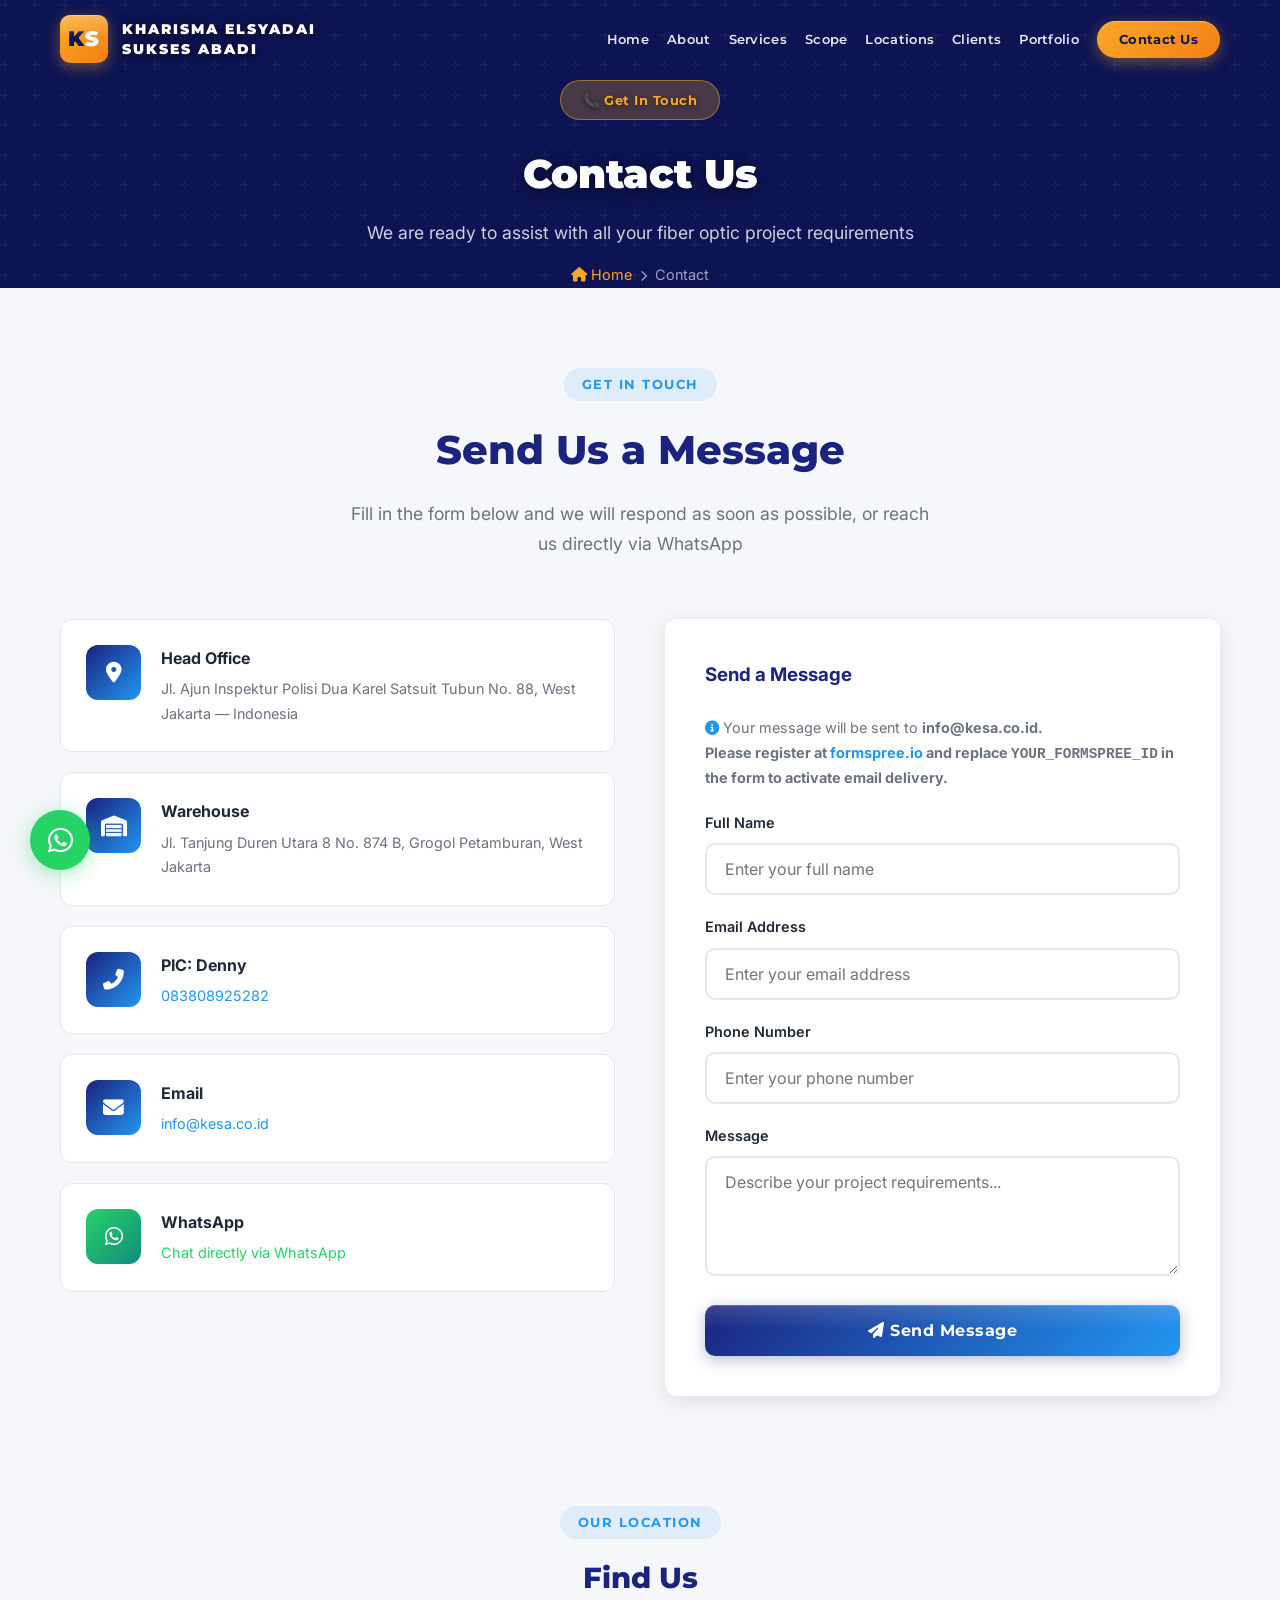
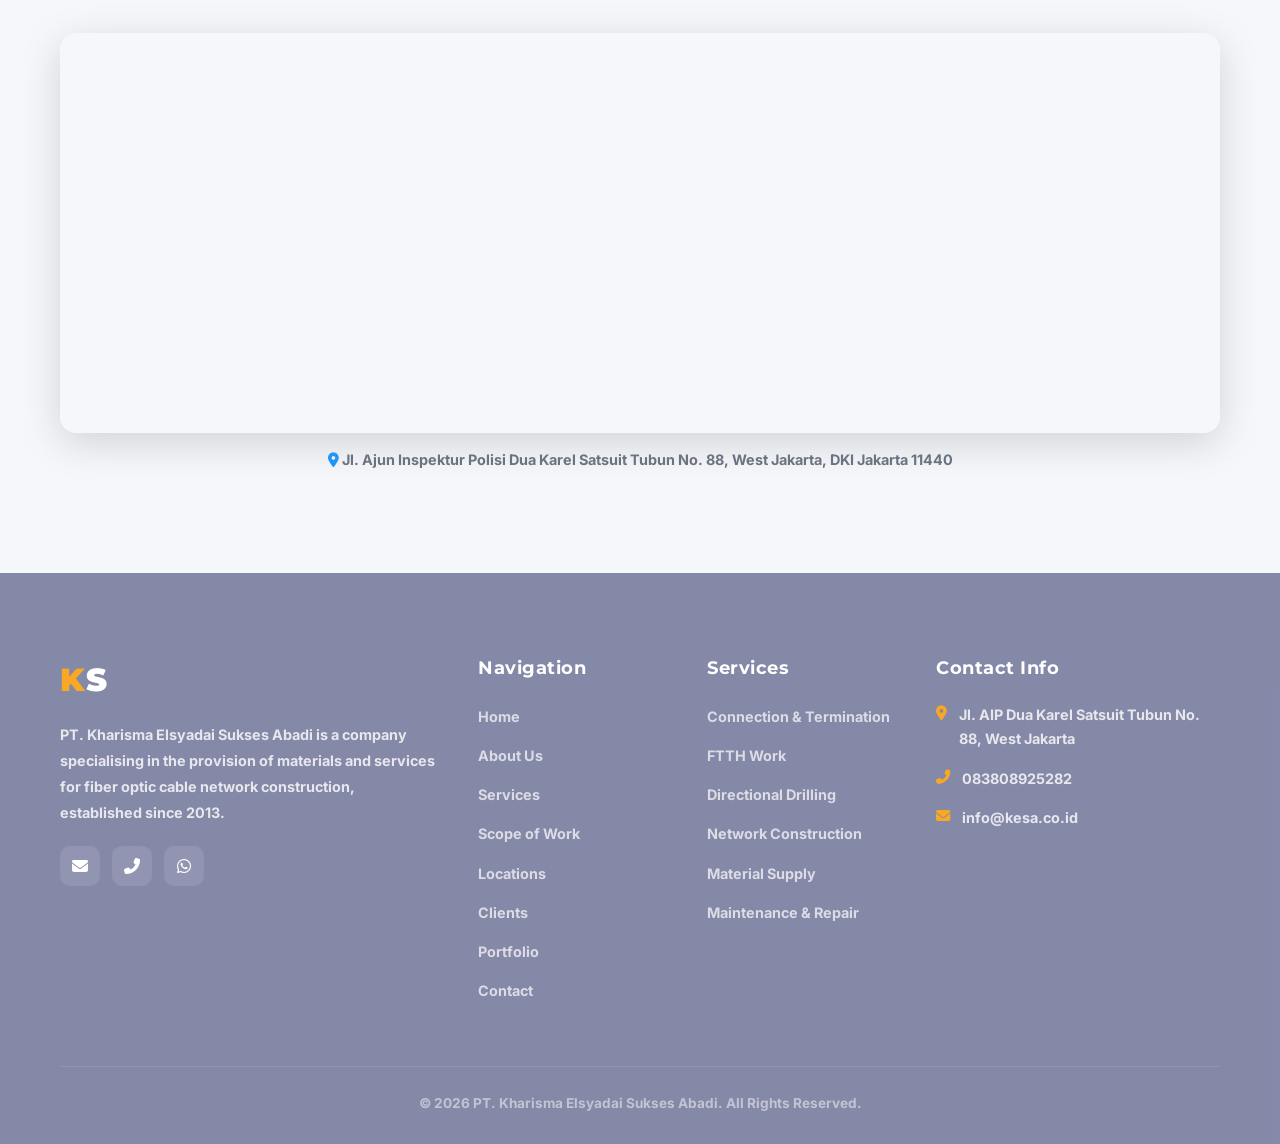
<file: contact.html>
<!DOCTYPE html>
<html lang="en">
<head>
    <meta charset="UTF-8">
    <meta name="viewport" content="width=device-width, initial-scale=1.0">
    <meta name="description" content="Contact PT. Kharisma Elsyadai Sukses Abadi - Send us a message, call, or visit our office in West Jakarta.">
    <meta name="keywords" content="contact PT Kharisma Elsyadai, KESA contact, fiber optic Jakarta, info@kesa.co.id">
    <meta name="author" content="PT. Kharisma Elsyadai Sukses Abadi">
    <meta name="robots" content="index, follow">
    <link rel="canonical" href="https://kesa.co.id/contact.html">
    <title>Contact Us | PT. Kharisma Elsyadai Sukses Abadi</title>

    <!-- Open Graph -->
    <meta property="og:type" content="website">
    <meta property="og:url" content="https://kesa.co.id/contact.html">
    <meta property="og:title" content="Contact Us | PT. Kharisma Elsyadai Sukses Abadi">
    <meta property="og:description" content="Contact PT. Kharisma Elsyadai Sukses Abadi — Send a message, call us, or visit our office in West Jakarta.">
    <meta property="og:image" content="https://kesa.co.id/og-image.png">
    <meta property="og:site_name" content="PT. Kharisma Elsyadai Sukses Abadi">

    <!-- Favicon -->
    <link rel="icon" type="image/svg+xml" href="data:image/svg+xml,%3Csvg xmlns='http://www.w3.org/2000/svg' viewBox='0 0 64 64'%3E%3Crect width='64' height='64' rx='14' fill='%23f9a825'/%3E%3Ctext x='10' y='43' font-family='Montserrat,Arial,sans-serif' font-size='30' font-weight='900'%3E%3Ctspan fill='%230d1453'%3EK%3C/tspan%3E%3Ctspan fill='%23ffffff'%3ES%3C/tspan%3E%3C/text%3E%3C/svg%3E">

    <!-- Google Fonts (Optimized - reduced weights) -->
    <link rel="preconnect" href="https://fonts.googleapis.com">
    <link rel="preconnect" href="https://fonts.gstatic.com" crossorigin>
    <link href="https://fonts.googleapis.com/css2?family=Inter:wght@400;500;600;700&family=Montserrat:wght@600;700;800;900&display=swap" rel="stylesheet">

    <!-- Font Awesome (Updated without strict SRI for reliability) -->
    <link rel="stylesheet" href="https://cdnjs.cloudflare.com/ajax/libs/font-awesome/6.5.1/css/all.min.css" crossorigin="anonymous">

    <!-- Stylesheet -->
    <link rel="stylesheet" href="css/style.css">
</head>
<body>

    <!-- NAVBAR -->
    <nav class="navbar scrolled" id="navbar">
        <div class="container">
            <a href="/" class="navbar-brand">
                <div class="logo-icon"><span class="k">K</span><span class="s">S</span></div>
                <div>
                    <div class="company-name">Kharisma Elsyadai<br>Sukses Abadi</div>
                </div>
            </a>
            <ul class="nav-links" id="navLinks">
                <li><a href="/">Home</a></li>
                <li><a href="about.html">About</a></li>
                <li><a href="services.html">Services</a></li>
                <li><a href="/#scope">Scope</a></li>
                <li><a href="/#locations">Locations</a></li>
                <li><a href="/#clients">Clients</a></li>
                <li><a href="/#portfolio">Portfolio</a></li>
                <li><a href="contact.html" class="nav-cta active">Contact Us</a></li>
            </ul>
            <div class="hamburger" id="hamburger">
                <span></span>
                <span></span>
                <span></span>
            </div>
        </div>
    </nav>

    <!-- PAGE HEADER -->
    <div class="page-header">
        <div class="container">
            <span class="hero-badge">&#128222; Get In Touch</span>
            <h1>Contact Us</h1>
            <p>We are ready to assist with all your fiber optic project requirements</p>
            <div class="breadcrumb">
                <a href="/"><i class="fas fa-home"></i> Home</a>
                <span><i class="fas fa-chevron-right" style="font-size:0.7rem;"></i></span>
                <span>Contact</span>
            </div>
        </div>
    </div>

    <!-- CONTACT SECTION -->
    <section class="section contact" id="contact" style="padding-top: 80px;">
        <div class="container">
            <div class="section-header fade-in">
                <span class="section-badge">Get In Touch</span>
                <h2>Send Us a Message</h2>
                <p>Fill in the form below and we will respond as soon as possible, or reach us directly via WhatsApp</p>
            </div>
            <div class="contact-grid">
                <div class="fade-in">
                    <div class="contact-info-card">
                        <div class="icon-box"><i class="fas fa-map-marker-alt"></i></div>
                        <div>
                            <h4>Head Office</h4>
                            <p>Jl. Ajun Inspektur Polisi Dua Karel Satsuit Tubun No. 88, West Jakarta &mdash; Indonesia</p>
                        </div>
                    </div>
                    <div class="contact-info-card">
                        <div class="icon-box"><i class="fas fa-warehouse"></i></div>
                        <div>
                            <h4>Warehouse</h4>
                            <p>Jl. Tanjung Duren Utara 8 No. 874 B, Grogol Petamburan, West Jakarta</p>
                        </div>
                    </div>
                    <div class="contact-info-card">
                        <div class="icon-box"><i class="fas fa-phone-alt"></i></div>
                        <div>
                            <h4>PIC: Denny</h4>
                            <p><a href="tel:+6283808925282" style="color: var(--accent);">083808925282</a></p>
                        </div>
                    </div>
                    <div class="contact-info-card">
                        <div class="icon-box"><i class="fas fa-envelope"></i></div>
                        <div>
                            <h4>Email</h4>
                            <p><a href="mailto:info@kesa.co.id" style="color: var(--accent);">info@kesa.co.id</a></p>
                        </div>
                    </div>
                    <div class="contact-info-card">
                        <div class="icon-box" style="background: linear-gradient(135deg, #25d366, #128c7e);"><i class="fab fa-whatsapp"></i></div>
                        <div>
                            <h4>WhatsApp</h4>
                            <p><a href="https://wa.me/6283808925282" target="_blank" style="color: #25d366;">Chat directly via WhatsApp</a></p>
                        </div>
                    </div>
                </div>
                <div class="fade-in">
                    <div class="contact-form">
                        <h3 style="margin-bottom: 25px; color: #1a237e;">Send a Message</h3>
                        <p style="color: var(--gray); font-size: 0.9rem; margin-bottom: 20px;">
                            <i class="fas fa-info-circle" style="color: var(--accent);"></i>
                            Your message will be sent to <strong>info@kesa.co.id</ strong>.
                            <br>Please register at <a href="https://formspree.io" target="_blank" style="color: var(--accent);">formspree.io</a> and replace <code>YOUR_FORMSPREE_ID</code> in the form to activate email delivery.
                        </p>
                        <form id="contactForm" action="https://formspree.io/f/YOUR_FORMSPREE_ID" method="POST">
                            <div class="form-group">
                                <label for="name">Full Name</label>
                                <input type="text" id="name" name="name" placeholder="Enter your full name" required>
                            </div>
                            <div class="form-group">
                                <label for="email">Email Address</label>
                                <input type="email" id="email" name="email" placeholder="Enter your email address" required>
                            </div>
                            <div class="form-group">
                                <label for="phone">Phone Number</label>
                                <input type="tel" id="phone" name="phone" placeholder="Enter your phone number">
                            </div>
                            <div class="form-group">
                                <label for="message">Message</label>
                                <textarea id="message" name="message" placeholder="Describe your project requirements..." required></textarea>
                            </div>
                            <button type="submit" class="btn-submit">
                                <i class="fas fa-paper-plane"></i> Send Message
                            </button>
                            <div class="form-status"></div>
                        </form>
                    </div>
                </div>
            </div>

            <!-- Google Maps Embed -->
            <div class="fade-in" style="margin-top: 60px;">
                <div class="section-header" style="margin-bottom: 30px;">
                    <span class="section-badge">Our Location</span>
                    <h2 style="font-size: 1.8rem;">Find Us</h2>
                </div>
                <div style="border-radius: 16px; overflow: hidden; box-shadow: var(--shadow-lg); height: 400px;">
                    <iframe
                        src="https://www.google.com/maps/embed?pb=!1m18!1m12!1m3!1d3966.4!2d106.79!3d-6.18!2m3!1f0!2f0!3f0!3m2!1i1024!2i768!4f13.1!3m3!1m2!1s0x0%3A0x0!2zNsKwMTAnNDguMCJTIDEwNsKwNDcnMjQuMCJF!5e0!3m2!1sen!2sid!4v1234567890"
                        width="100%" height="400" style="border:0;" allowfullscreen="" loading="lazy"
                        referrerpolicy="no-referrer-when-downgrade"
                        title="PT. Kharisma Elsyadai Sukses Abadi Location">
                    </iframe>
                </div>
                <p style="margin-top: 15px; color: var(--gray); font-size: 0.9rem; text-align: center;">
                    <i class="fas fa-map-marker-alt" style="color: var(--accent);"></i>
                    Jl. Ajun Inspektur Polisi Dua Karel Satsuit Tubun No. 88, West Jakarta, DKI Jakarta 11440
                </p>
            </div>
        </div>
    </section>

    <!-- FOOTER -->
    <footer class="footer">
        <div class="container">
            <div class="footer-grid">
                <div class="footer-brand">
                    <span class="logo-text"><span>K</span>S</span>
                    <p>PT. Kharisma Elsyadai Sukses Abadi is a company specialising in the provision of materials and services for fiber optic cable network construction, established since 2013.</p>
                    <div class="footer-social">
                        <a href="mailto:info@kesa.co.id" title="Email"><i class="fas fa-envelope"></i></a>
                        <a href="tel:+6283808925282" title="Phone"><i class="fas fa-phone-alt"></i></a>
                        <a href="https://wa.me/6283808925282" target="_blank" title="WhatsApp"><i class="fab fa-whatsapp"></i></a>
                    </div>
                </div>
                <div>
                    <h4>Navigation</h4>
                    <ul class="footer-links">
                        <li><a href="/">Home</a></li>
                        <li><a href="about.html">About Us</a></li>
                        <li><a href="services.html">Services</a></li>
                        <li><a href="/#scope">Scope of Work</a></li>
                        <li><a href="/#locations">Locations</a></li>
                        <li><a href="/#clients">Clients</a></li>
                        <li><a href="/#portfolio">Portfolio</a></li>
                        <li><a href="contact.html">Contact</a></li>
                    </ul>
                </div>
                <div>
                    <h4>Services</h4>
                    <ul class="footer-links">
                        <li><a href="services.html">Connection &amp; Termination</a></li>
                        <li><a href="services.html">FTTH Work</a></li>
                        <li><a href="services.html">Directional Drilling</a></li>
                        <li><a href="services.html">Network Construction</a></li>
                        <li><a href="services.html">Material Supply</a></li>
                        <li><a href="services.html">Maintenance &amp; Repair</a></li>
                    </ul>
                </div>
                <div>
                    <h4>Contact Info</h4>
                    <div class="footer-contact-item">
                        <i class="fas fa-map-marker-alt"></i>
                        <span>Jl. AIP Dua Karel Satsuit Tubun No. 88, West Jakarta</span>
                    </div>
                    <div class="footer-contact-item">
                        <i class="fas fa-phone-alt"></i>
                        <span>083808925282</span>
                    </div>
                    <div class="footer-contact-item">
                        <i class="fas fa-envelope"></i>
                        <span>info@kesa.co.id</span>
                    </div>
                </div>
            </div>
            <div class="footer-bottom">
                <p>&copy; 2026 PT. Kharisma Elsyadai Sukses Abadi. All Rights Reserved.</p>
            </div>
        </div>
    </footer>

    <!-- WhatsApp Float -->
    <a href="https://wa.me/6283808925282?text=Hello%20PT.%20Kharisma%20Elsyadai%20Sukses%20Abadi,%20I%20am%20interested%20in%20your%20services." class="whatsapp-float" target="_blank" title="Chat via WhatsApp">
        <i class="fab fa-whatsapp"></i>
    </a>

    <!-- Scroll to Top -->
    <button class="scroll-top" id="scrollTop">
        <i class="fas fa-chevron-up"></i>
    </button>

    <script src="js/main.js"></script>
</body>
</html>
</file>
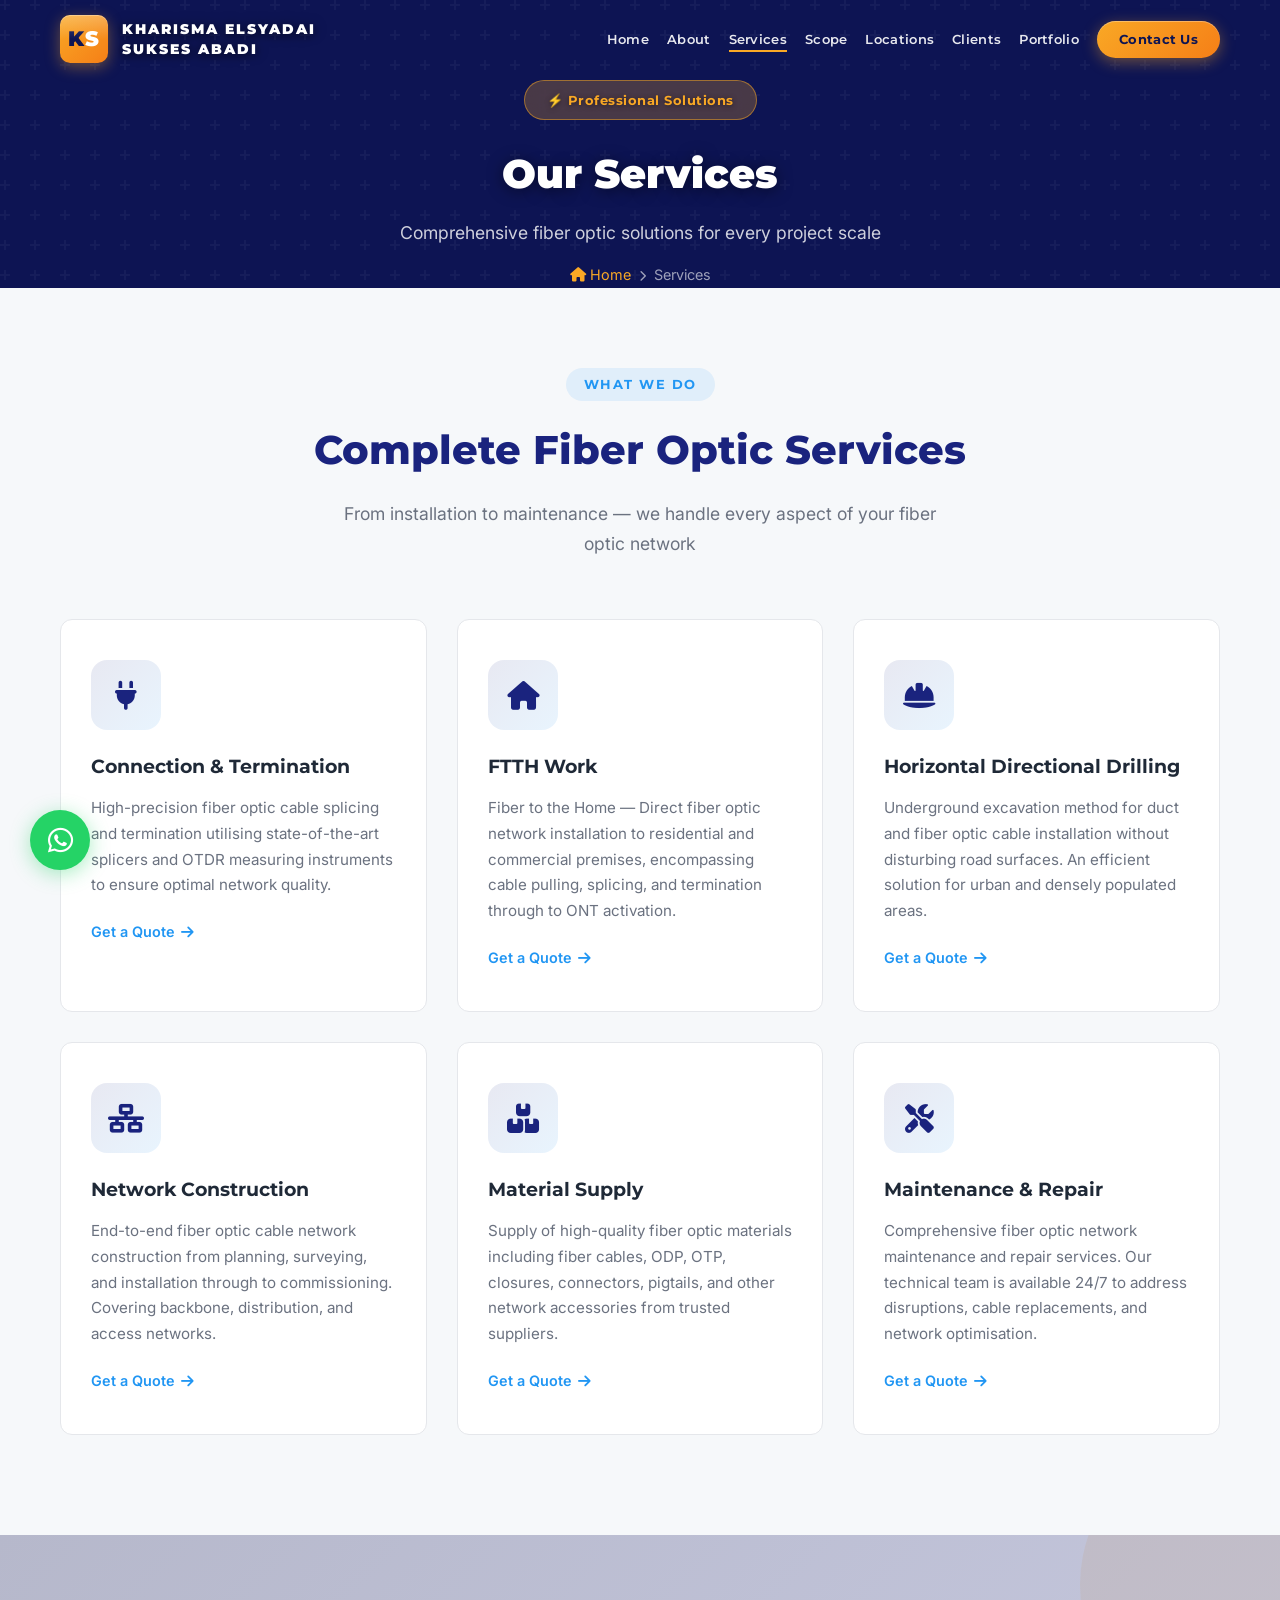
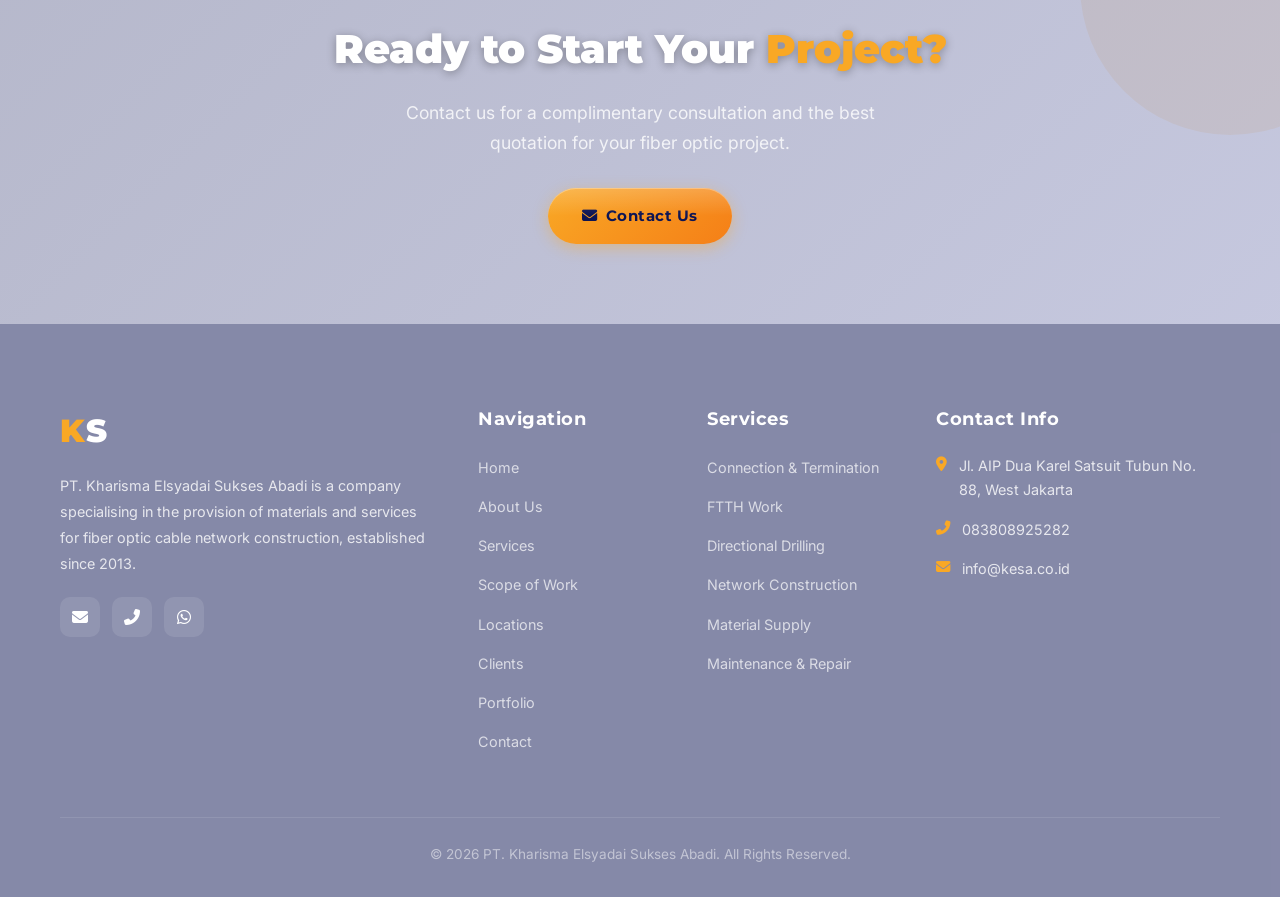
<file: services.html>
<!DOCTYPE html>
<html lang="en">
<head>
    <meta charset="UTF-8">
    <meta name="viewport" content="width=device-width, initial-scale=1.0">
    <meta name="description" content="PT. Kharisma Elsyadai Sukses Abadi Services - Connection &amp; Termination, FTTH, HDD, Network Construction, Material Supply, Maintenance &amp; Repair.">
    <meta name="keywords" content="fiber optic services, FTTH, connection termination, HDD, network construction, material supply, maintenance, Jakarta">
    <meta name="author" content="PT. Kharisma Elsyadai Sukses Abadi">
    <meta name="robots" content="index, follow">
    <link rel="canonical" href="https://kesa.co.id/services.html">
    <title>Services | PT. Kharisma Elsyadai Sukses Abadi</title>

    <!-- Open Graph -->
    <meta property="og:type" content="website">
    <meta property="og:url" content="https://kesa.co.id/services.html">
    <meta property="og:title" content="Services | PT. Kharisma Elsyadai Sukses Abadi">
    <meta property="og:description" content="Comprehensive fiber optic solutions — Connection &amp; Termination, FTTH, HDD, Network Construction, Material Supply, Maintenance &amp; Repair.">
    <meta property="og:image" content="https://kesa.co.id/og-image.png">
    <meta property="og:site_name" content="PT. Kharisma Elsyadai Sukses Abadi">

    <!-- Favicon -->
    <link rel="icon" type="image/svg+xml" href="data:image/svg+xml,%3Csvg xmlns='http://www.w3.org/2000/svg' viewBox='0 0 64 64'%3E%3Crect width='64' height='64' rx='14' fill='%23f9a825'/%3E%3Ctext x='10' y='43' font-family='Montserrat,Arial,sans-serif' font-size='30' font-weight='900'%3E%3Ctspan fill='%230d1453'%3EK%3C/tspan%3E%3Ctspan fill='%23ffffff'%3ES%3C/tspan%3E%3C/text%3E%3C/svg%3E">

    <!-- Google Fonts (Optimized - reduced weights) -->
    <link rel="preconnect" href="https://fonts.googleapis.com">
    <link rel="preconnect" href="https://fonts.gstatic.com" crossorigin>
    <link href="https://fonts.googleapis.com/css2?family=Inter:wght@400;500;600;700&family=Montserrat:wght@600;700;800;900&display=swap" rel="stylesheet">

    <!-- Font Awesome (Updated without strict SRI for reliability) -->
    <link rel="stylesheet" href="https://cdnjs.cloudflare.com/ajax/libs/font-awesome/6.5.1/css/all.min.css" crossorigin="anonymous">

    <!-- Stylesheet -->
    <link rel="stylesheet" href="css/style.css">
</head>
<body>

    <!-- NAVBAR -->
    <nav class="navbar scrolled" id="navbar">
        <div class="container">
            <a href="/" class="navbar-brand">
                <div class="logo-icon"><span class="k">K</span><span class="s">S</span></div>
                <div>
                    <div class="company-name">Kharisma Elsyadai<br>Sukses Abadi</div>
                </div>
            </a>
            <ul class="nav-links" id="navLinks">
                <li><a href="/">Home</a></li>
                <li><a href="about.html">About</a></li>
                <li><a href="services.html" class="active">Services</a></li>
                <li><a href="/#scope">Scope</a></li>
                <li><a href="/#locations">Locations</a></li>
                <li><a href="/#clients">Clients</a></li>
                <li><a href="/#portfolio">Portfolio</a></li>
                <li><a href="contact.html" class="nav-cta">Contact Us</a></li>
            </ul>
            <div class="hamburger" id="hamburger">
                <span></span>
                <span></span>
                <span></span>
            </div>
        </div>
    </nav>

    <!-- PAGE HEADER -->
    <div class="page-header">
        <div class="container">
            <span class="hero-badge">&#9889; Professional Solutions</span>
            <h1>Our Services</h1>
            <p>Comprehensive fiber optic solutions for every project scale</p>
            <div class="breadcrumb">
                <a href="/"><i class="fas fa-home"></i> Home</a>
                <span><i class="fas fa-chevron-right" style="font-size:0.7rem;"></i></span>
                <span>Services</span>
            </div>
        </div>
    </div>

    <!-- SERVICES SECTION -->
    <section class="section services" id="services" style="padding-top: 80px;">
        <div class="container">
            <div class="section-header fade-in">
                <span class="section-badge">What We Do</span>
                <h2>Complete Fiber Optic Services</h2>
                <p>From installation to maintenance — we handle every aspect of your fiber optic network</p>
            </div>
            <div class="services-grid">
                <div class="service-card fade-in">
                    <div class="service-icon"><i class="fas fa-plug"></i></div>
                    <h3>Connection &amp; Termination</h3>
                    <p>High-precision fiber optic cable splicing and termination utilising state-of-the-art splicers and OTDR measuring instruments to ensure optimal network quality.</p>
                    <a href="contact.html" class="learn-more">Get a Quote <i class="fas fa-arrow-right"></i></a>
                </div>
                <div class="service-card fade-in">
                    <div class="service-icon"><i class="fas fa-home"></i></div>
                    <h3>FTTH Work</h3>
                    <p>Fiber to the Home — Direct fiber optic network installation to residential and commercial premises, encompassing cable pulling, splicing, and termination through to ONT activation.</p>
                    <a href="contact.html" class="learn-more">Get a Quote <i class="fas fa-arrow-right"></i></a>
                </div>
                <div class="service-card fade-in">
                    <div class="service-icon"><i class="fas fa-hard-hat"></i></div>
                    <h3>Horizontal Directional Drilling</h3>
                    <p>Underground excavation method for duct and fiber optic cable installation without disturbing road surfaces. An efficient solution for urban and densely populated areas.</p>
                    <a href="contact.html" class="learn-more">Get a Quote <i class="fas fa-arrow-right"></i></a>
                </div>
                <div class="service-card fade-in">
                    <div class="service-icon"><i class="fas fa-network-wired"></i></div>
                    <h3>Network Construction</h3>
                    <p>End-to-end fiber optic cable network construction from planning, surveying, and installation through to commissioning. Covering backbone, distribution, and access networks.</p>
                    <a href="contact.html" class="learn-more">Get a Quote <i class="fas fa-arrow-right"></i></a>
                </div>
                <div class="service-card fade-in">
                    <div class="service-icon"><i class="fas fa-boxes-stacked"></i></div>
                    <h3>Material Supply</h3>
                    <p>Supply of high-quality fiber optic materials including fiber cables, ODP, OTP, closures, connectors, pigtails, and other network accessories from trusted suppliers.</p>
                    <a href="contact.html" class="learn-more">Get a Quote <i class="fas fa-arrow-right"></i></a>
                </div>
                <div class="service-card fade-in">
                    <div class="service-icon"><i class="fas fa-tools"></i></div>
                    <h3>Maintenance &amp; Repair</h3>
                    <p>Comprehensive fiber optic network maintenance and repair services. Our technical team is available 24/7 to address disruptions, cable replacements, and network optimisation.</p>
                    <a href="contact.html" class="learn-more">Get a Quote <i class="fas fa-arrow-right"></i></a>
                </div>
            </div>
        </div>
    </section>

    <!-- CTA -->
    <section class="cta-section">
        <div class="container fade-in">
            <h2>Ready to Start Your <span style="color: #f9a825;">Project?</span></h2>
            <p>Contact us for a complimentary consultation and the best quotation for your fiber optic project.</p>
            <a href="contact.html" class="btn btn-primary">
                <i class="fas fa-envelope"></i> Contact Us
            </a>
        </div>
    </section>

    <!-- FOOTER -->
    <footer class="footer">
        <div class="container">
            <div class="footer-grid">
                <div class="footer-brand">
                    <span class="logo-text"><span>K</span>S</span>
                    <p>PT. Kharisma Elsyadai Sukses Abadi is a company specialising in the provision of materials and services for fiber optic cable network construction, established since 2013.</p>
                    <div class="footer-social">
                        <a href="mailto:info@kesa.co.id" title="Email"><i class="fas fa-envelope"></i></a>
                        <a href="tel:+6283808925282" title="Phone"><i class="fas fa-phone-alt"></i></a>
                        <a href="https://wa.me/6283808925282" target="_blank" title="WhatsApp"><i class="fab fa-whatsapp"></i></a>
                    </div>
                </div>
                <div>
                    <h4>Navigation</h4>
                    <ul class="footer-links">
                        <li><a href="/">Home</a></li>
                        <li><a href="about.html">About Us</a></li>
                        <li><a href="services.html">Services</a></li>
                        <li><a href="/#scope">Scope of Work</a></li>
                        <li><a href="/#locations">Locations</a></li>
                        <li><a href="/#clients">Clients</a></li>
                        <li><a href="/#portfolio">Portfolio</a></li>
                        <li><a href="contact.html">Contact</a></li>
                    </ul>
                </div>
                <div>
                    <h4>Services</h4>
                    <ul class="footer-links">
                        <li><a href="services.html">Connection &amp; Termination</a></li>
                        <li><a href="services.html">FTTH Work</a></li>
                        <li><a href="services.html">Directional Drilling</a></li>
                        <li><a href="services.html">Network Construction</a></li>
                        <li><a href="services.html">Material Supply</a></li>
                        <li><a href="services.html">Maintenance &amp; Repair</a></li>
                    </ul>
                </div>
                <div>
                    <h4>Contact Info</h4>
                    <div class="footer-contact-item">
                        <i class="fas fa-map-marker-alt"></i>
                        <span>Jl. AIP Dua Karel Satsuit Tubun No. 88, West Jakarta</span>
                    </div>
                    <div class="footer-contact-item">
                        <i class="fas fa-phone-alt"></i>
                        <span>083808925282</span>
                    </div>
                    <div class="footer-contact-item">
                        <i class="fas fa-envelope"></i>
                        <span>info@kesa.co.id</span>
                    </div>
                </div>
            </div>
            <div class="footer-bottom">
                <p>&copy; 2026 PT. Kharisma Elsyadai Sukses Abadi. All Rights Reserved.</p>
            </div>
        </div>
    </footer>

    <!-- WhatsApp Float -->
    <a href="https://wa.me/6283808925282?text=Hello%20PT.%20Kharisma%20Elsyadai%20Sukses%20Abadi,%20I%20am%20interested%20in%20your%20services." class="whatsapp-float" target="_blank" title="Chat via WhatsApp">
        <i class="fab fa-whatsapp"></i>
    </a>

    <!-- Scroll to Top -->
    <button class="scroll-top" id="scrollTop">
        <i class="fas fa-chevron-up"></i>
    </button>

    <script src="js/main.js"></script>
</body>
</html>
</file>
<file: css/style.css>
@keyframes pulse-wa{0%,to{box-shadow:0 0 0 0 rgba(37,211,102,.4)}50%{box-shadow:0 0 0 15px transparent}}:root{--primary:#1a237e;--primary-dark:#0d1453;--primary-light:#283593;--accent:#2196f3;--accent-light:#64b5f6;--gold:#f9a825;--white:#ffffff;--light:#f5f7fa;--gray:#6b7280;--dark:#1f2937;--shadow:0 4px 20px rgba(0, 0, 0, 0.1);--shadow-lg:0 10px 40px rgba(0, 0, 0, 0.15);--transition:all 0.3s ease;--radius:12px}*{margin:0;padding:0;box-sizing:border-box}html{scroll-behavior:smooth}body{font-family:"Inter","Segoe UI",sans-serif;color:var(--dark);line-height:1.7;overflow-x:hidden}a{text-decoration:none;color:inherit}ul{list-style:none}img{max-width:100%;height:auto}.container{max-width:1200px;margin:0 auto;padding:0 20px}.hamburger span,.nav-links a::after,.navbar,a{transition:var(--transition)}.navbar{position:fixed;top:0;left:0;width:100%;z-index:1000;padding:15px 0;background:0 0}.navbar.scrolled{background:rgba(26,35,126,.97);padding:10px 0;box-shadow:var(--shadow)}.navbar .container{display:flex;align-items:center;justify-content:space-between}.nav-links,.navbar-brand{display:flex;align-items:center;gap:14px}.nav-links a,.navbar-brand .logo-icon{font-family:"Montserrat",sans-serif;position:relative}.navbar-brand .logo-icon{width:48px;height:48px;background:linear-gradient(135deg,var(--gold) 0%,#f57f17 100%);border-radius:10px;display:flex;align-items:center;justify-content:center;font-size:1.3rem;font-weight:900;letter-spacing:1px;box-shadow:0 4px 15px rgba(249,168,37,.4),inset 0 1px 0 rgba(255,255,255,.3);overflow:hidden}.navbar-brand .logo-icon::after{content:"";position:absolute;top:0;left:0;right:0;height:50%;background:linear-gradient(180deg,rgba(255,255,255,.25)0,transparent 100%);border-radius:10px 10px 0 0}.navbar-brand .logo-icon,.navbar-brand .logo-icon .k{color:var(--primary-dark)}.nav-links a:hover,.navbar-brand .logo-icon .s{color:var(--white)}.navbar-brand .company-name{font-family:"Montserrat",sans-serif;color:var(--white);font-size:.85rem;font-weight:900;letter-spacing:2px;text-transform:uppercase;text-shadow:0 2px 8px rgba(0,0,0,.6),0 0 15px rgba(0,0,0,.3);line-height:1.5;max-width:200px}.nav-links{gap:18px}.nav-links a{color:rgba(255,255,255,.9);font-weight:600;font-size:.8rem;padding:5px 0;letter-spacing:.3px}.nav-links a::after{content:"";position:absolute;bottom:0;left:0;width:0;height:2px;background:var(--gold)}.nav-links a.active::after,.nav-links a:hover::after{width:100%}.nav-cta{background:linear-gradient(135deg,var(--gold) 0%,#f57f17 100%)!important;color:var(--primary-dark)!important;padding:11px 22px!important;border-radius:50px;font-weight:700!important;box-shadow:0 4px 15px rgba(249,168,37,.4),inset 0 1px 0 rgba(255,255,255,.3)!important;text-shadow:none!important;white-space:nowrap}.nav-cta:hover{background:linear-gradient(135deg,#fbc02d 0,#f9a825 100%)!important;transform:translateY(-2px);box-shadow:0 6px 25px rgba(249,168,37,.5),inset 0 1px 0 rgba(255,255,255,.3)!important}.nav-cta::after{display:none!important}.hamburger{display:none;flex-direction:column;gap:5px;cursor:pointer;padding:5px}.hamburger span{width:25px;height:3px;background:var(--white);border-radius:3px}.hero,.hero .container{position:relative;align-items:center}.hero{min-height:100vh;background:var(--primary-dark);display:flex;overflow:hidden}.hero-bg{position:absolute;background-image:url(https://images.unsplash.com/photo-1558494949-ef010cbdcc31?auto=format&fit=crop&w=1920&q=80);background-size:cover;background-position:center;background-repeat:no-repeat;z-index:0}.hero-bg::after{content:"";position:absolute;background:linear-gradient(135deg,rgba(13,20,83,.35)0,rgba(26,35,126,.25) 50%,rgba(40,53,147,.18) 100%)}.hero-bg,.hero-bg::after,.hero::before{top:0;left:0;right:0;bottom:0}.hero::before{background:url("data:image/svg+xml,%3Csvg width='60' height='60' viewBox='0 0 60 60' xmlns='http://www.w3.org/2000/svg'%3E%3Cg fill='none' fill-rule='evenodd'%3E%3Cg fill='%23ffffff' fill-opacity='0.04'%3E%3Cpath d='M36 34v-4h-2v4h-4v2h4v4h2v-4h4v-2h-4zm0-30V0h-2v4h-4v2h4v4h2V6h4V4h-4zM6 34v-4H4v4H0v2h4v4h2v-4h4v-2H6zM6 4V0H4v4H0v2h4v4h2V6h4V4H6z'/%3E%3C/g%3E%3C/g%3E%3C/svg%3E");z-index:1}.btn::before,.hero::after,.hero::before{content:"";position:absolute}.hero::after{bottom:-50px;right:-50px;width:400px;height:400px;background:radial-gradient(circle,rgba(33,150,243,.15)0,transparent 70%);border-radius:50%;z-index:1}.hero .container{z-index:2;display:grid;grid-template-columns:1fr 1fr;gap:60px}.hero-content,.page-header .breadcrumb a:hover{color:var(--white)}.hero-badge{display:inline-block;background:rgba(249,168,37,.25);color:var(--gold);padding:8px 22px;border-radius:50px;font-family:"Montserrat",sans-serif;font-size:.82rem;font-weight:700;margin-bottom:20px;border:1px solid rgba(249,168,37,.5);backdrop-filter:blur(10px);letter-spacing:.5px;text-shadow:0 1px 5px rgba(0,0,0,.5)}.hero h1{font-size:3rem;font-weight:900;line-height:1.15;margin-bottom:20px;text-shadow:0 2px 15px rgba(0,0,0,.7),0 0 30px rgba(0,0,0,.5)}.hero h1 .highlight{background:linear-gradient(135deg,var(--gold),#ffc107);-webkit-background-clip:text;-webkit-text-fill-color:transparent;background-clip:text}.hero p{font-size:1.1rem;color:rgba(255,255,255,.95);margin-bottom:35px;max-width:500px;text-shadow:0 1px 8px rgba(0,0,0,.6),0 0 20px rgba(0,0,0,.4)}.hero-buttons{display:flex;gap:15px;flex-wrap:wrap}.btn,.hero h1{font-family:"Montserrat",sans-serif}.btn{display:inline-flex;align-items:center;gap:8px;padding:15px 34px;border-radius:50px;font-weight:700;font-size:.95rem;transition:var(--transition);border:0;cursor:pointer;letter-spacing:.5px;position:relative;overflow:hidden}.btn::before{top:0;left:0;right:0;height:50%;background:linear-gradient(180deg,rgba(255,255,255,.2)0,transparent 100%);pointer-events:none}.btn-primary{background:linear-gradient(135deg,var(--gold) 0%,#f57f17 100%);color:var(--primary-dark);box-shadow:0 4px 15px rgba(249,168,37,.4),inset 0 1px 0 rgba(255,255,255,.3)}.btn-primary:hover{background:linear-gradient(135deg,#fbc02d 0,#f9a825 100%);transform:translateY(-3px);box-shadow:0 10px 30px rgba(249,168,37,.5),inset 0 1px 0 rgba(255,255,255,.3)}.btn-outline{background:rgba(255,255,255,.08);color:var(--white);border:2px solid rgba(255,255,255,.35);backdrop-filter:blur(10px);box-shadow:0 4px 15px rgba(0,0,0,.15)}.btn-outline:hover{border-color:var(--white);background:rgba(255,255,255,.15);transform:translateY(-3px);box-shadow:0 8px 25px rgba(0,0,0,.2)}.hero-visual{position:relative;display:flex;justify-content:center}.hero-card{background:rgba(255,255,255,.08);backdrop-filter:blur(20px);border-radius:20px;padding:40px;border:1px solid rgba(255,255,255,.12);width:100%;max-width:450px;box-shadow:0 20px 60px rgba(0,0,0,.3),inset 0 1px 0 rgba(255,255,255,.1)}.hero-card .fiber-icon{font-size:4rem;margin-bottom:20px;display:block}.hero-stats{display:grid;grid-template-columns:1fr 1fr;gap:20px;margin-top:25px}.stat-item{text-align:center;padding:15px;background:rgba(255,255,255,.08);border-radius:12px}.stat-item .number{font-family:"Montserrat",sans-serif;font-size:2rem;font-weight:900;color:var(--gold);display:block}.stat-item .label{font-size:.8rem;color:rgba(255,255,255,.7);text-transform:uppercase;letter-spacing:1px}.section{padding:100px 0}.section-header{text-align:center;margin-bottom:60px}.section-badge{display:inline-block;background:rgba(33,150,243,.1);color:var(--accent);padding:6px 18px;border-radius:50px;font-family:"Montserrat",sans-serif;font-size:.8rem;font-weight:700;margin-bottom:15px;text-transform:uppercase;letter-spacing:1.5px}.about-content h3,.section-header h2,.service-card h3{font-family:"Montserrat",sans-serif;font-size:2.5rem;font-weight:800;color:var(--primary);margin-bottom:15px}.section-header p{font-size:1.1rem;color:var(--gray);max-width:600px;margin:0 auto}.about{background:var(--white)}.about-grid{display:grid;grid-template-columns:1fr 1fr;gap:60px;align-items:center}.about-image .image-box{background-image:url(https://images.unsplash.com/photo-1516044734145-07ca8eef8731?auto=format&fit=crop&w=800&q=80);background-size:cover;background-position:center;border-radius:20px;padding:40px;color:var(--white);min-height:400px;display:flex;flex-direction:column;justify-content:center;position:relative;overflow:hidden}.about-image .image-box::before{right:0;bottom:0;background:linear-gradient(135deg,rgba(26,35,126,.55),rgba(33,150,243,.4))}.about-image .image-box .fiber-visual{font-size:5rem;margin-bottom:20px;position:relative;z-index:2}.about-image .image-box h3{font-size:1.5rem;margin-bottom:10px}.about-image .image-box div,.about-image .image-box h3,.about-image .image-box p{position:relative;z-index:2}.about-content h3,.service-card h3{font-size:1.8rem;margin-bottom:20px}.about-content p{color:var(--gray);margin-bottom:15px;font-size:1rem}.about-details{margin-top:25px}.about-detail-item{display:flex;align-items:flex-start;gap:15px;margin-bottom:18px}.about-detail-item i{color:var(--accent);font-size:1.2rem;margin-top:3px;min-width:24px}.about-detail-item strong{display:block;color:var(--dark);margin-bottom:3px}.about-detail-item span,.service-card p{color:var(--gray);font-size:.95rem}.about-counters{display:grid;grid-template-columns:repeat(4,1fr);gap:20px;margin-top:50px;padding-top:50px;border-top:1px solid #e5e7eb}.counter-item{text-align:center}.counter-item .count{font-family:"Montserrat",sans-serif;font-size:2.2rem;font-weight:900;color:var(--primary);display:block}.counter-item .count-label{font-size:.85rem;color:var(--gray);margin-top:5px}.services{background-image:url(https://images.unsplash.com/photo-1573164713988-8665fc963095?auto=format&fit=crop&w=1920&q=80);background-size:cover;background-position:center;background-attachment:fixed;position:relative}.about-image .image-box::before,.service-card::before,.services::before{content:"";position:absolute;top:0;left:0}.services::before{right:0;bottom:0;background:rgba(245,247,250,.88)}.services .container{position:relative;z-index:2}.services-grid{display:grid;grid-template-columns:repeat(3,1fr);gap:30px}.service-card{background:var(--white);border-radius:var(--radius);padding:40px 30px;transition:var(--transition);border:1px solid #e5e7eb;position:relative;overflow:hidden}.service-card::before{width:100%;height:4px;background:linear-gradient(90deg,var(--primary),var(--accent));transform:scaleX(0);transition:var(--transition)}.service-card:hover{transform:translateY(-8px);box-shadow:var(--shadow-lg);border-color:transparent}.service-card:hover::before{transform:scaleX(1)}.service-icon{width:70px;height:70px;background:linear-gradient(135deg,rgba(26,35,126,.1),rgba(33,150,243,.1));border-radius:16px;display:flex;align-items:center;justify-content:center;margin-bottom:20px;font-size:1.8rem;color:var(--primary);transition:var(--transition)}.service-card:hover .service-icon{background:linear-gradient(135deg,var(--primary),var(--accent));color:var(--white)}.service-card h3{font-size:1.2rem;color:var(--dark);margin-bottom:12px;font-weight:700}.service-card p{margin-bottom:20px}.service-card .learn-more{display:inline-flex;align-items:center;gap:6px;color:var(--accent);font-weight:600;font-size:.9rem}.service-card .learn-more:hover{gap:10px}.organization{background:var(--white)}.org-chart{max-width:900px;margin:0 auto}.org-level{display:flex;justify-content:center;gap:30px;margin-bottom:15px;position:relative}.org-card{background:linear-gradient(135deg,var(--primary),var(--primary-light));color:var(--white);padding:15px 30px;border-radius:10px;text-align:center;font-family:"Montserrat",sans-serif;font-weight:700;font-size:.85rem;transition:var(--transition);min-width:160px;box-shadow:0 4px 15px rgba(26,35,126,.3);letter-spacing:.5px}.org-card:hover{transform:translateY(-3px);box-shadow:0 8px 25px rgba(26,35,126,.4)}.org-card.highlight{background:linear-gradient(135deg,var(--gold),#fbc02d);color:var(--primary-dark)}.org-connector{display:flex;justify-content:center;margin-bottom:15px}.org-connector .line{width:2px;height:30px;background:var(--primary)}.equipment{background:var(--light)}.equipment-table{width:100%;border-collapse:separate;border-spacing:0;border-radius:var(--radius);overflow:hidden;box-shadow:var(--shadow)}.equipment-table thead{background:linear-gradient(135deg,var(--primary),var(--primary-light))}.equipment-table thead th{color:var(--white);padding:18px 25px;text-align:left;font-weight:600;font-size:.95rem;text-transform:uppercase;letter-spacing:1px}.equipment-table tbody tr{background:var(--white);transition:var(--transition)}.equipment-table tbody tr:nth-child(even){background:#f8fafc}.equipment-table tbody tr:hover{background:rgba(33,150,243,.05);transform:scale(1.01)}.equipment-table td{padding:16px 25px;border-bottom:1px solid #e5e7eb;font-size:.95rem}.equipment-table td:first-child{font-weight:700;color:var(--primary);text-align:center;width:60px}.equipment-table td:last-child{text-align:center;font-weight:600;color:var(--accent)}.equipment-note{margin-top:20px;padding:15px 25px;background:rgba(33,150,243,.08);border-left:4px solid var(--accent);border-radius:0 8px 8px 0;color:var(--gray);font-style:italic}.portfolio{background:var(--white)}.portfolio-grid{display:grid;grid-template-columns:repeat(3,1fr);gap:25px}.portfolio-card{position:relative;border-radius:var(--radius);overflow:hidden;min-height:280px;display:flex;align-items:flex-end;cursor:pointer;transition:var(--transition)}.portfolio-card::before{content:"";position:absolute;top:0;left:0;right:0;bottom:0;background:linear-gradient(to top,rgba(26,35,126,.6),rgba(26,35,126,.05));z-index:1}.portfolio-card .portfolio-icon{position:absolute;top:50%;left:50%;transform:translate(-50%,-50%);font-size:3rem;color:rgba(255,255,255,.2);z-index:0}.portfolio-card-content{position:relative;z-index:2;padding:25px;color:var(--white);width:100%}.portfolio-card-content h3{font-size:1.2rem;margin-bottom:5px}.portfolio-card-content p{font-size:.85rem;color:rgba(255,255,255,.7)}.portfolio-card:hover{transform:translateY(-5px);box-shadow:var(--shadow-lg)}.cta-section{background:linear-gradient(135deg,var(--primary-dark),var(--primary));padding:80px 0;text-align:center;position:relative;overflow:hidden;background-image:url(https://images.unsplash.com/photo-1451187580459-43490279c0fa?auto=format&fit=crop&w=1920&q=80);background-size:cover;background-position:center}.cta-section::before{content:"";position:absolute;top:-100px;right:-100px;width:300px;height:300px;background:rgba(249,168,37,.1);border-radius:50%}.cta-section::after{content:"";position:absolute;top:0;left:0;right:0;bottom:0;background:linear-gradient(135deg,rgba(13,20,83,.3),rgba(26,35,126,.25))}.cta-section .container{position:relative;z-index:2}.cta-section h2{font-family:"Montserrat",sans-serif;font-size:2.5rem;color:var(--white);margin-bottom:15px;font-weight:900;text-shadow:0 2px 10px rgba(0,0,0,.3)}.cta-section p{color:rgba(255,255,255,.8);font-size:1.1rem;max-width:500px;margin:0 auto 30px}.contact{background:var(--light)}.contact-grid{display:grid;grid-template-columns:1fr 1fr;gap:50px}.contact-form,.contact-info-card{background:var(--white);border-radius:var(--radius)}.contact-info-card{display:flex;align-items:flex-start;gap:20px;padding:25px;margin-bottom:20px;transition:var(--transition);border:1px solid #e5e7eb}.contact-info-card:hover{box-shadow:var(--shadow);border-color:transparent}.contact-info-card .icon-box{width:55px;height:55px;background:linear-gradient(135deg,var(--primary),var(--accent));border-radius:12px;display:flex;align-items:center;justify-content:center;color:var(--white);font-size:1.3rem;flex-shrink:0}.contact-info-card h4{font-size:1rem;color:var(--dark);margin-bottom:5px}.contact-info-card p{color:var(--gray);font-size:.9rem}.contact-form{padding:40px;box-shadow:var(--shadow)}.form-group{margin-bottom:20px}.form-group label{display:block;margin-bottom:8px;font-weight:600;color:var(--dark);font-size:.9rem}.form-group input,.form-group textarea{width:100%;padding:14px 18px;border:2px solid #e5e7eb;border-radius:10px;font-size:1rem;font-family:inherit;transition:var(--transition);outline:0}.form-group input:focus,.form-group textarea:focus{border-color:var(--accent);box-shadow:0 0 0 4px rgba(33,150,243,.1)}.form-group textarea{min-height:120px;resize:vertical}.btn-submit,.footer-social a{border-radius:10px;color:var(--white);transition:var(--transition)}.btn-submit{width:100%;padding:16px;background:linear-gradient(135deg,var(--primary),var(--accent));border:0;font-family:"Montserrat",sans-serif;font-size:1rem;font-weight:700;cursor:pointer;box-shadow:0 4px 15px rgba(26,35,126,.3),inset 0 1px 0 rgba(255,255,255,.2);letter-spacing:.5px;position:relative;overflow:hidden}.btn-submit::before,.footer::before{content:"";position:absolute;top:0;left:0;right:0}.btn-submit::before{height:50%;background:linear-gradient(180deg,rgba(255,255,255,.15)0,transparent 100%);pointer-events:none}.btn-submit:hover{transform:translateY(-2px);box-shadow:0 10px 30px rgba(26,35,126,.4),inset 0 1px 0 rgba(255,255,255,.2)}.form-status{margin-top:15px;padding:12px 18px;border-radius:8px;font-size:.9rem;font-weight:600;display:none}.form-status.success{background:rgba(34,197,94,.1);color:#15803d;border:1px solid rgba(34,197,94,.3);display:block}.form-status.error{background:rgba(239,68,68,.1);color:#dc2626;border:1px solid rgba(239,68,68,.3);display:block}.footer{background-image:url(https://images.unsplash.com/photo-1519389950473-47ba0277781c?auto=format&fit=crop&w=1920&q=80);background-size:cover;background-position:center;color:rgba(255,255,255,.8);padding:80px 0 30px;position:relative}.footer::before{bottom:0;background:rgba(13,20,83,.5)}.footer .container{position:relative;z-index:2}.footer-grid{display:grid;grid-template-columns:2fr 1fr 1fr 1.5fr;gap:40px;margin-bottom:50px}.footer-brand .logo-text{font-family:"Montserrat",sans-serif;font-size:2rem;font-weight:900;color:var(--white);margin-bottom:15px;display:block;letter-spacing:2px}.footer-brand .logo-text span{color:var(--gold)}.footer-brand p{font-size:.9rem;line-height:1.8;margin-bottom:20px}.footer-contact-item,.footer-social{display:flex;gap:12px}.footer-social a{width:40px;height:40px;background:rgba(255,255,255,.1);display:flex;align-items:center;justify-content:center}.footer-social a:hover{background:var(--gold);color:var(--primary-dark)}.clients-table thead th,.footer h4,.legal-table thead th{color:var(--white);font-family:"Montserrat",sans-serif;font-weight:700}.footer h4{font-size:1.1rem;margin-bottom:20px;letter-spacing:.5px}.footer-links li{margin-bottom:12px}.footer-links a{color:rgba(255,255,255,.7);font-size:.9rem;transition:var(--transition)}.footer-links a:hover{color:var(--gold);padding-left:5px}.footer-contact-item{align-items:flex-start;margin-bottom:15px;font-size:.9rem}.footer-contact-item i{color:var(--gold);margin-top:3px}.footer-bottom{border-top:1px solid rgba(255,255,255,.1);padding-top:25px;text-align:center;font-size:.85rem;color:rgba(255,255,255,.5)}.scroll-top,.whatsapp-float{position:fixed;bottom:30px;border-radius:50%;color:var(--white);z-index:999;transition:var(--transition)}.scroll-top{right:30px;width:50px;height:50px;background:var(--primary);border:0;font-size:1.2rem;cursor:pointer;opacity:0;visibility:hidden;box-shadow:var(--shadow)}.scroll-top.visible{opacity:1;visibility:visible}.scroll-top:hover{background:var(--gold);color:var(--primary-dark);transform:translateY(-3px)}.whatsapp-float{left:30px;width:60px;height:60px;background:#25d366;display:flex;align-items:center;justify-content:center;font-size:1.8rem;box-shadow:0 4px 20px rgba(37,211,102,.4);animation:pulse-wa 2s infinite}.whatsapp-float:hover{transform:scale(1.1)}.fade-in{opacity:0;transform:translateY(30px);transition:opacity .8s ease,transform .8s ease}.fade-in.visible{opacity:1;transform:translateY(0)}.legal-docs{margin-top:40px}.legal-table{width:100%;border-collapse:collapse;border-radius:var(--radius);overflow:hidden;box-shadow:var(--shadow)}.clients-table thead th,.legal-table thead th{background:linear-gradient(135deg,var(--primary),var(--primary-light));padding:15px 20px;font-size:.9rem;text-transform:uppercase;letter-spacing:1px}.legal-table tbody td{padding:14px 20px;border-bottom:1px solid #e5e7eb;color:var(--dark);font-size:.95rem}.legal-table tbody tr:nth-child(even){background:rgba(33,150,243,.04)}.legal-table tbody tr:hover{background:rgba(33,150,243,.08)}.legal-table tbody td:first-child{font-weight:700;color:var(--primary);white-space:nowrap}.scope-of-work{background:var(--light)}.scope-grid{display:grid;grid-template-columns:1fr 1fr;gap:15px}.scope-item{display:flex;align-items:center;gap:18px;padding:18px 25px;border-radius:var(--radius);border-left:4px solid var(--accent);transition:var(--transition);box-shadow:0 2px 8px rgba(0,0,0,.05)}.scope-item:hover{transform:translateX(8px);box-shadow:var(--shadow);border-left-color:var(--gold)}.scope-item .scope-number{width:36px;height:36px;background:linear-gradient(135deg,var(--primary),var(--accent));border-radius:50%;display:flex;align-items:center;justify-content:center;color:var(--white);font-family:"Montserrat",sans-serif;font-weight:800;font-size:.85rem;flex-shrink:0}.scope-item span{font-size:1rem;color:var(--dark);font-weight:500}.locations,.scope-item{background:var(--white)}.location-grid{display:grid;grid-template-columns:repeat(3,1fr);gap:25px}.location-card{background:var(--light);border-radius:var(--radius);padding:30px;text-align:center;transition:var(--transition);border:1px solid #e5e7eb}.location-card:hover,.supplier-card:hover{transform:translateY(-5px);box-shadow:var(--shadow-lg);border-color:transparent}.location-card i{font-size:2rem;margin-bottom:15px;display:block}.location-card h4,.supplier-card h4{font-family:"Montserrat",sans-serif;font-size:1.1rem;color:var(--primary);margin-bottom:8px;font-weight:700}.location-card p,.location-note{color:var(--gray);font-size:.9rem}.location-note{margin-top:30px;padding:20px 25px;background:linear-gradient(135deg,rgba(26,35,126,.05),rgba(33,150,243,.05));border-left:4px solid var(--gold);border-radius:0 8px 8px 0;font-size:.95rem;line-height:1.7}.supplier{background:var(--light)}.supplier-grid{display:grid;grid-template-columns:repeat(2,1fr);gap:25px}.supplier-card{background:var(--white);border-radius:var(--radius);padding:30px;transition:var(--transition);border:1px solid #e5e7eb}.supplier-card h4{font-size:1.05rem;margin-bottom:15px;display:flex;align-items:center;gap:10px}.location-card i,.supplier-card h4 i{color:var(--accent)}.supplier-card ul{list-style:none;padding:0}.supplier-card ul li{padding:8px 0;color:var(--gray);font-size:.92rem;border-bottom:1px solid #f0f0f0;display:flex;align-items:center;gap:8px}.supplier-card ul li:last-child{border-bottom:none}.supplier-card ul li i{color:var(--accent);font-size:.7rem}.clients{background:var(--white)}.clients-table{width:100%;border-collapse:collapse;border-radius:var(--radius);overflow:hidden;box-shadow:var(--shadow)}.clients-table tbody td{padding:13px 20px;border-bottom:1px solid #e5e7eb;color:var(--dark);font-size:.95rem;text-align:center}.clients-table tbody tr:nth-child(even){background:rgba(33,150,243,.04)}.clients-table tbody tr:hover{background:rgba(33,150,243,.08);transform:scale(1.01)}.clients-table tbody td:first-child{font-weight:700;color:var(--primary);width:60px}.clients-table tbody td:nth-child(2){text-align:left;font-weight:600}.clients-table tbody td:last-child{font-weight:600;color:var(--accent)}.clients-note{margin-top:20px;padding:15px 25px;background:rgba(249,168,37,.08);border-left:4px solid var(--gold);border-radius:0 8px 8px 0;color:var(--dark);font-weight:600}.page-header{min-height:260px;background:var(--primary-dark);display:flex;align-items:center;position:relative;overflow:hidden;margin-top:0;padding-top:80px}.page-header::before{content:"";position:absolute;top:0;left:0;right:0;bottom:0;background:url("data:image/svg+xml,%3Csvg width='60' height='60' viewBox='0 0 60 60' xmlns='http://www.w3.org/2000/svg'%3E%3Cg fill='none' fill-rule='evenodd'%3E%3Cg fill='%23ffffff' fill-opacity='0.04'%3E%3Cpath d='M36 34v-4h-2v4h-4v2h4v4h2v-4h4v-2h-4zm0-30V0h-2v4h-4v2h4v4h2V6h4V4h-4zM6 34v-4H4v4H0v2h4v4h2v-4h4v-2H6zM6 4V0H4v4H0v2h4v4h2V6h4V4H6z'/%3E%3C/g%3E%3C/g%3E%3C/svg%3E");z-index:1;background-size:60px}.page-header .container{position:relative;z-index:2;text-align:center;color:var(--white)}.page-header h1{font-family:"Montserrat",sans-serif;font-size:2.5rem;font-weight:900;margin-bottom:10px;text-shadow:0 2px 15px rgba(0,0,0,.5)}.page-header p{font-size:1.1rem;color:rgba(255,255,255,.8);max-width:600px;margin:0 auto 15px}.page-header .breadcrumb{display:flex;align-items:center;justify-content:center;gap:8px;font-size:.9rem;color:rgba(255,255,255,.6)}.page-header .breadcrumb a{color:var(--gold)}@media (max-width:768px){.page-header h1{font-size:1.8rem}.page-header{min-height:200px}}@media (max-width:1024px){.hero .container{grid-template-columns:1fr;text-align:center}.hero p{margin:0 auto 35px}.hero-buttons{justify-content:center}.hero-visual{display:none}.about-grid{grid-template-columns:1fr}.about-counters,.portfolio-grid,.services-grid{grid-template-columns:repeat(2,1fr)}.contact-grid{grid-template-columns:1fr}.footer-grid,.location-grid{grid-template-columns:repeat(2,1fr)}.scope-grid,.supplier-grid{grid-template-columns:1fr}}@media (max-width:768px){.navbar .container{padding:0 15px}.nav-links{position:absolute;top:100%;left:0;right:0;background:rgba(13,20,83,.98);flex-direction:column;padding:25px 20px;gap:8px;box-shadow:0 10px 30px rgba(0,0,0,.3)}.nav-links li{width:100%}.nav-links a{display:block;padding:12px 15px!important;border-radius:8px;font-size:1rem!important}.nav-links a.active,.nav-links a:hover{background:rgba(255,255,255,.1)}.nav-links,.nav-links a::after{display:none}.nav-cta{text-align:center;margin-top:10px}.hamburger,.nav-links.active{display:flex}.navbar-brand .company-name{font-size:.65rem;letter-spacing:1.5px;max-width:160px}.navbar-brand .logo-icon{width:40px;height:40px;font-size:1.1rem}.navbar-brand{gap:10px}.hero{min-height:85vh}.hero h1{font-size:2rem}.cta-section p,.hero p,.section-header p{font-size:1rem}.hero-badge{font-size:.75rem;padding:6px 16px}.section{padding:70px 0}.section-header h2{font-size:1.8rem}.services-grid{grid-template-columns:1fr}.service-card{padding:30px 25px}.portfolio-grid{grid-template-columns:1fr}.portfolio-card{min-height:220px}.org-level{flex-direction:column;align-items:center;gap:10px}.org-card{min-width:200px;padding:12px 20px}.footer-grid{grid-template-columns:1fr;gap:30px}.cta-section h2{font-size:1.6rem}.equipment-table{display:block;overflow-x:auto}.location-grid{grid-template-columns:1fr}.location-card{padding:25px 20px}.clients-table,.legal-table{display:block;overflow-x:auto}.contact-form{padding:25px 20px}.contact-info-card{padding:20px 15px}.about-image .image-box{min-height:300px;padding:30px}.about-content h3{font-size:1.5rem}.scope-item{padding:15px 18px}.whatsapp-float{width:50px;height:50px;font-size:1.5rem;bottom:20px;left:20px}.scroll-top{width:44px;height:44px;bottom:20px;right:20px;font-size:1rem}}@media (max-width:480px){.hero{min-height:80vh;padding-top:80px}.hero h1{font-size:1.6rem;line-height:1.25}.hero p{font-size:.92rem;margin-bottom:25px}.hero-buttons{flex-direction:column;gap:12px}.btn{justify-content:center;padding:14px 28px;font-size:.9rem}.section{padding:50px 0}.section-header{margin-bottom:40px}.section-header h2{font-size:1.5rem}.about-counters{grid-template-columns:1fr 1fr;gap:15px}.counter-item .count{font-size:1.8rem}.about-content h3{font-size:1.3rem}.navbar-brand .company-name{font-size:.6rem;letter-spacing:1px;max-width:130px}.navbar-brand .logo-icon{width:36px;height:36px;font-size:1rem;border-radius:8px}.cta-section h2{font-size:1.4rem}.cta-section{padding:60px 0}.footer{padding:50px 0 25px}.footer-brand .logo-text{font-size:1.5rem}.supplier-card{padding:20px}.org-card{font-size:.78rem;padding:10px 15px;min-width:auto}.hero-card{display:none}.stat-item .number{font-size:1.6rem}.stat-item .label{font-size:.7rem}}
</file>
